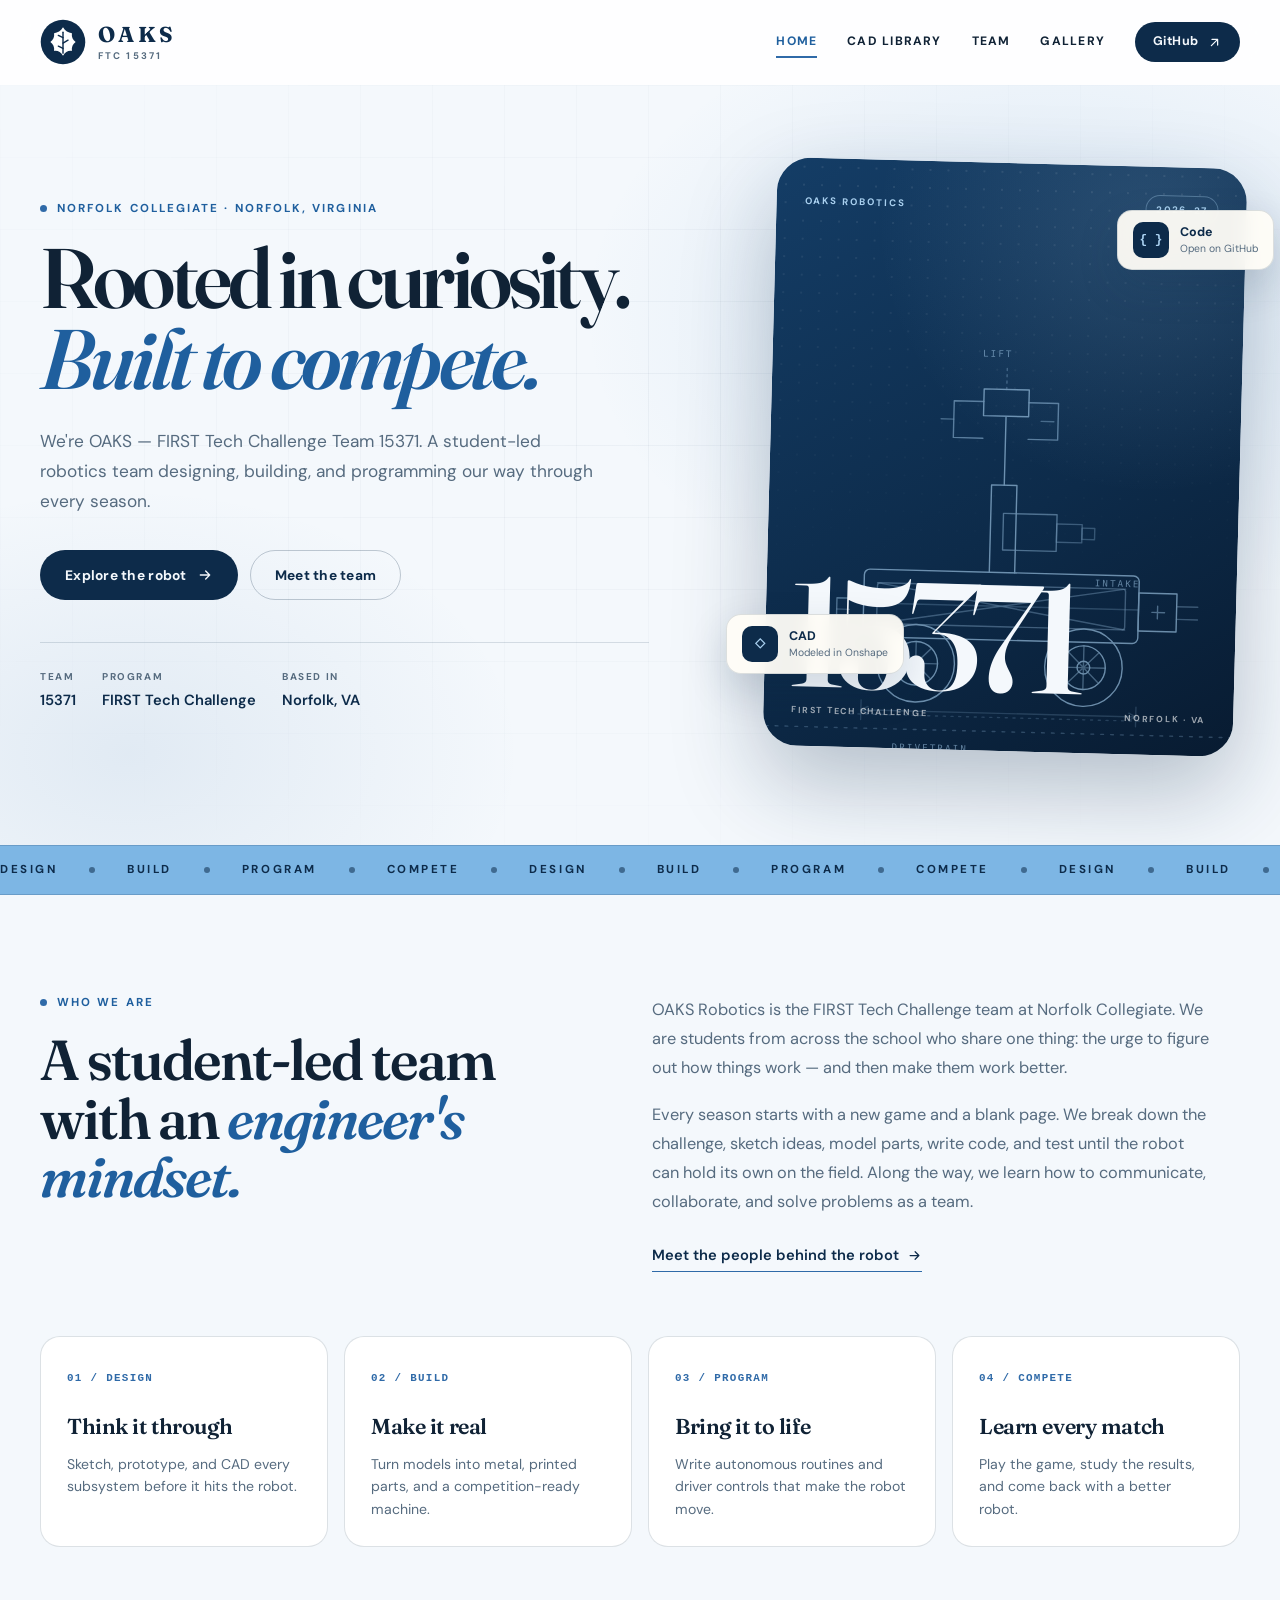
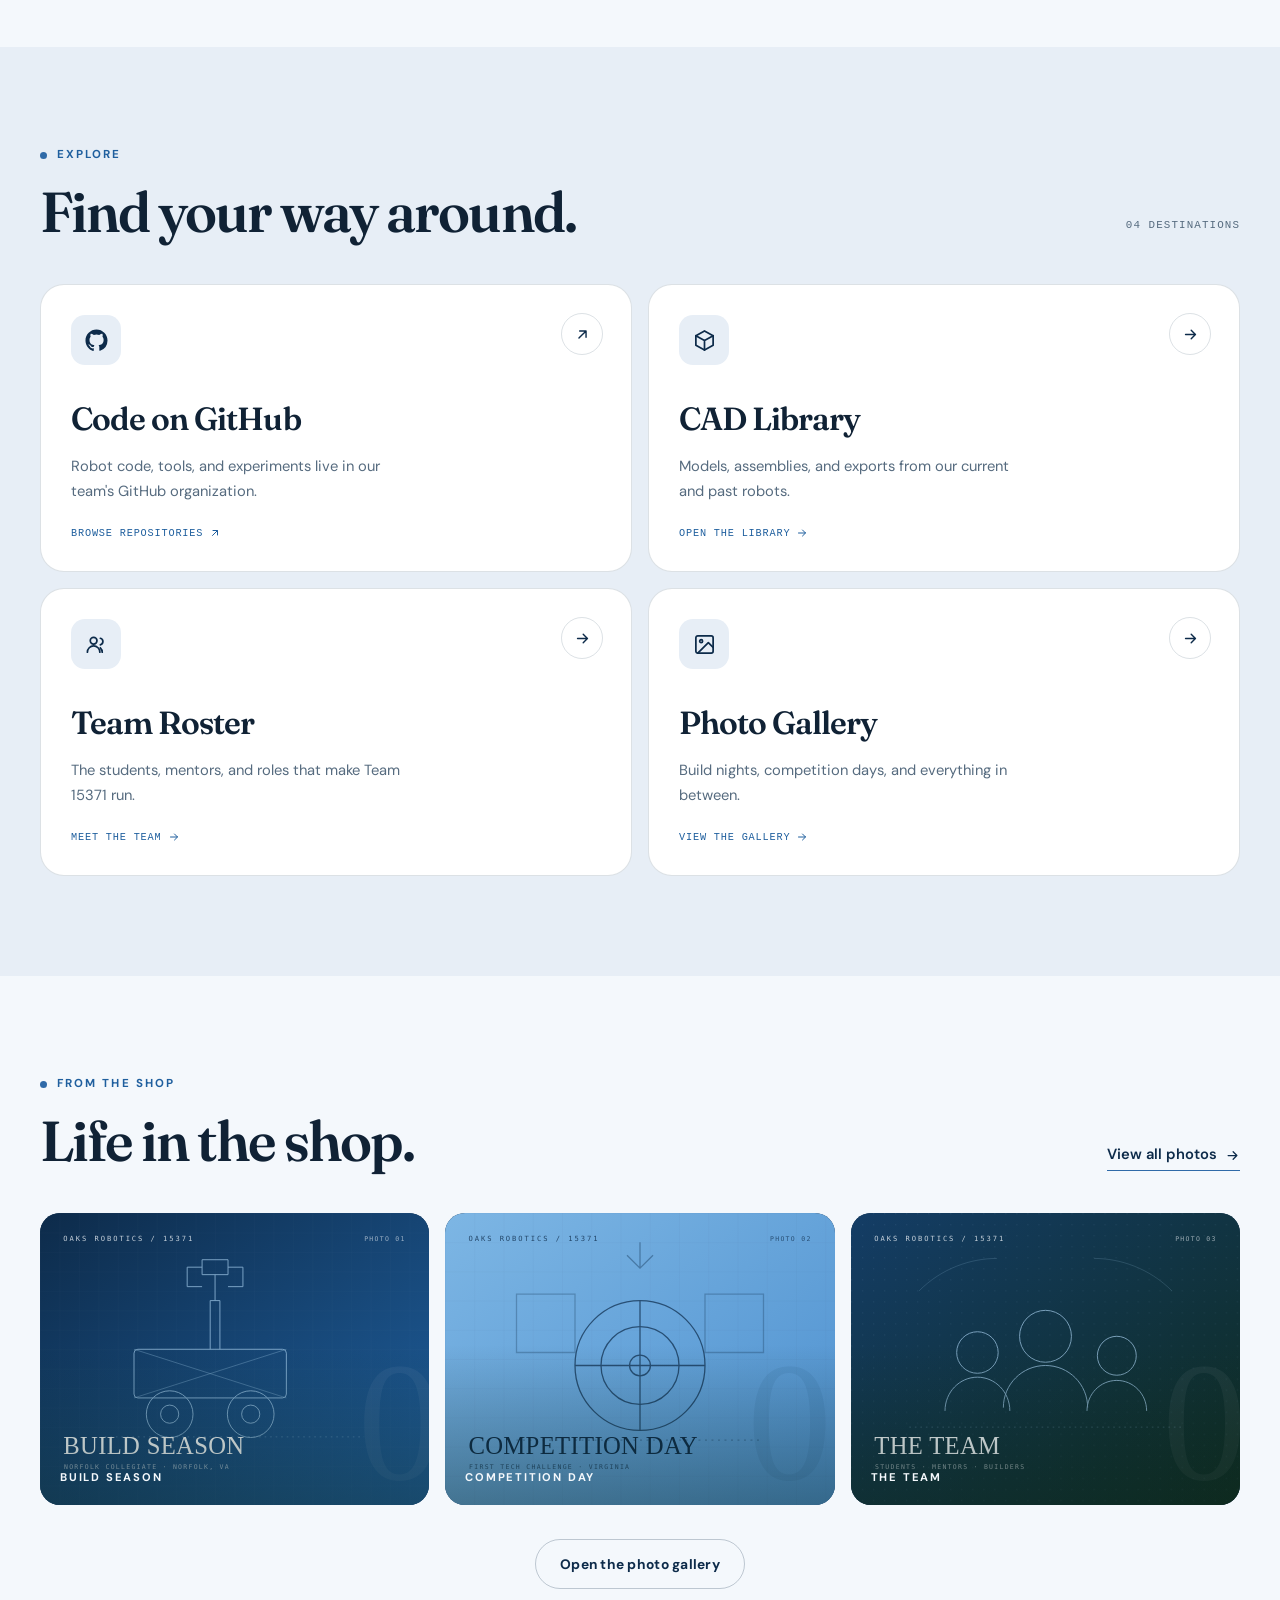
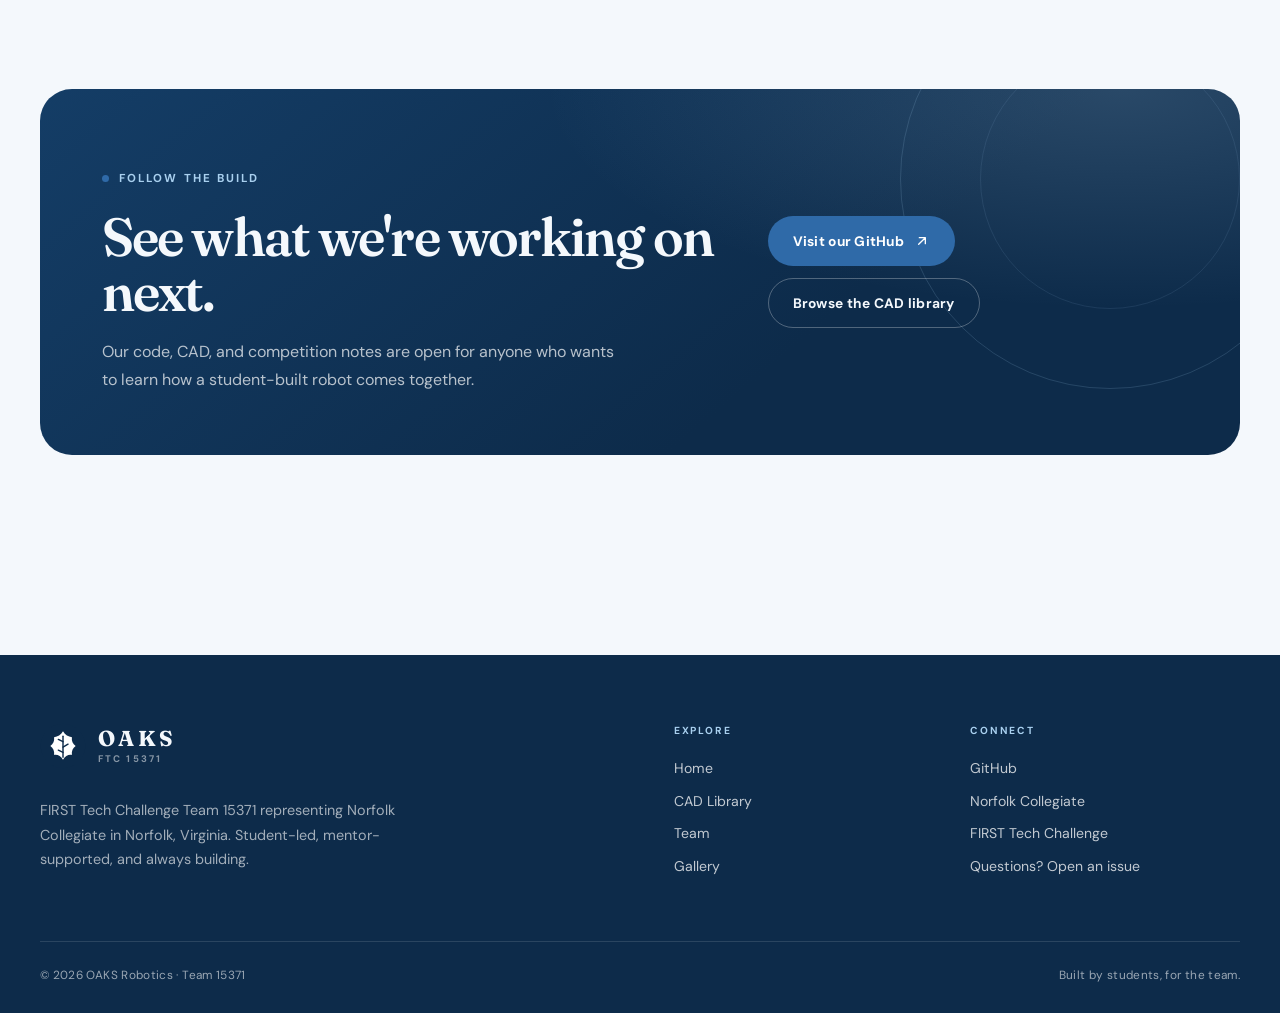
<file: index.html>
<!doctype html>
<html lang="en">
  <head>
    <meta charset="utf-8" />
    <meta name="viewport" content="width=device-width, initial-scale=1" />
    <title>OAKS Robotics | FTC Team 15371 | Norfolk, VA</title>
    <meta
      name="description"
      content="OAKS Robotics is FIRST Tech Challenge Team 15371 at Norfolk Collegiate in Norfolk, Virginia. Explore our robot CAD, code, team, and photo gallery."
    />
    <meta name="theme-color" content="#0d2b4a" />
    <script>document.documentElement.classList.add("js");</script>
    <link rel="canonical" href="https://ftc-team-15371-oaks.github.io/" />
    <meta property="og:type" content="website" />
    <meta property="og:title" content="OAKS Robotics | FTC Team 15371" />
    <meta
      property="og:description"
      content="Student-led FIRST Tech Challenge robotics at Norfolk Collegiate in Norfolk, Virginia."
    />
    <meta property="og:url" content="https://ftc-team-15371-oaks.github.io/" />
    <meta property="og:image" content="https://ftc-team-15371-oaks.github.io/assets/img/og-image.png" />
    <meta name="twitter:card" content="summary_large_image" />
    <meta name="twitter:image" content="https://ftc-team-15371-oaks.github.io/assets/img/og-image.png" />
    <link rel="icon" href="assets/img/logo.svg" type="image/svg+xml" />
    <link rel="preconnect" href="https://fonts.googleapis.com" />
    <link rel="preconnect" href="https://fonts.gstatic.com" crossorigin />
    <link
      href="https://fonts.googleapis.com/css2?family=DM+Sans:opsz,wght@9..40,400;9..40,500;9..40,600;9..40,700&amp;family=Fraunces:ital,opsz,wght@0,9..144,500;0,9..144,600;0,9..144,700;1,9..144,500;1,9..144,600&amp;display=swap"
      rel="stylesheet"
    />
    <link rel="stylesheet" href="assets/css/styles.css" />
    <script type="application/ld+json">
      {
        "@context": "https://schema.org",
        "@type": "SportsTeam",
        "name": "OAKS Robotics",
        "alternateName": "FTC Team 15371",
        "sport": "FIRST Tech Challenge",
        "url": "https://ftc-team-15371-oaks.github.io/",
        "sameAs": ["https://github.com/FTC-Team-15371-OAKS"],
        "memberOf": {
          "@type": "SportsOrganization",
          "name": "FIRST"
        },
        "location": {
          "@type": "Place",
          "address": {
            "@type": "PostalAddress",
            "addressLocality": "Norfolk",
            "addressRegion": "VA",
            "addressCountry": "US"
          }
        }
      }
    </script>
  </head>
  <body>
    <a class="skip-link" href="#main">Skip to content</a>

    <header class="site-header" data-header>
      <div class="container header-inner">
        <a class="brand" href="index.html">
          <img class="brand-mark" src="assets/img/logo.svg" alt="" width="46" height="46" />
          <span class="brand-text">
            <span class="brand-name">OAKS</span>
            <span class="brand-sub">FTC 15371</span>
          </span>
        </a>

        <button
          class="nav-toggle"
          type="button"
          aria-expanded="false"
          aria-controls="site-nav"
          aria-label="Toggle navigation"
          data-nav-toggle
        >
          <span></span>
        </button>

        <nav class="site-nav" id="site-nav" aria-label="Main navigation" data-nav>
          <a href="index.html" data-nav-link>Home</a>
          <a href="cad.html" data-nav-link>CAD Library</a>
          <a href="team.html" data-nav-link>Team</a>
          <a href="gallery.html" data-nav-link>Gallery</a>
          <a
            class="nav-github"
            href="https://github.com/FTC-Team-15371-OAKS"
            target="_blank"
            rel="noopener"
          >
            GitHub
            <svg viewBox="0 0 24 24" fill="none" stroke="currentColor" stroke-width="2" stroke-linecap="round" stroke-linejoin="round" aria-hidden="true">
              <path d="M7 17 17 7M8 7h9v9" />
            </svg>
          </a>
        </nav>
      </div>
    </header>

    <main id="main">
      <section class="hero">
        <div class="container hero-grid">
          <div class="hero-copy reveal">
            <p class="eyebrow">Norfolk Collegiate · Norfolk, Virginia</p>
            <h1>Rooted in curiosity.<br /><em>Built to compete.</em></h1>
            <p class="hero-lede">
              We're OAKS — FIRST Tech Challenge Team 15371. A student-led robotics team designing,
              building, and programming our way through every season.
            </p>
            <div class="hero-actions">
              <a class="btn btn--primary" href="cad.html">
                Explore the robot
                <svg viewBox="0 0 24 24" fill="none" stroke="currentColor" stroke-width="2" stroke-linecap="round" stroke-linejoin="round" aria-hidden="true">
                  <path d="M5 12h14M13 6l6 6-6 6" />
                </svg>
              </a>
              <a class="btn btn--ghost" href="team.html">Meet the team</a>
            </div>
            <ul class="hero-meta">
              <li><span>Team</span><strong>15371</strong></li>
              <li><span>Program</span><strong>FIRST Tech Challenge</strong></li>
              <li><span>Based in</span><strong>Norfolk, VA</strong></li>
            </ul>
          </div>

          <div class="hero-art reveal">
            <div class="hero-card">
              <div class="hero-card-top">
                <span>OAKS Robotics</span>
                <span class="hero-card-season">2026–27</span>
              </div>
              <img class="hero-robot" src="assets/img/robot-line.svg" alt="" aria-hidden="true" />
              <div class="hero-card-number">15371</div>
              <div class="hero-card-bottom">
                <span>FIRST Tech Challenge</span>
                <span>Norfolk · VA</span>
              </div>
            </div>
            <div class="hero-float hero-float--code">
              <span class="float-icon">{ }</span>
              <span><strong>Code</strong><small>Open on GitHub</small></span>
            </div>
            <div class="hero-float hero-float--cad">
              <span class="float-icon">◇</span>
              <span><strong>CAD</strong><small>Modeled in Onshape</small></span>
            </div>
          </div>
        </div>
      </section>

      <div class="ticker" aria-hidden="true">
        <div class="ticker-track">
          <div class="ticker-group">
            <span>Design</span><span>Build</span><span>Program</span><span>Compete</span>
            <span>Design</span><span>Build</span><span>Program</span><span>Compete</span>
          </div>
          <div class="ticker-group">
            <span>Design</span><span>Build</span><span>Program</span><span>Compete</span>
            <span>Design</span><span>Build</span><span>Program</span><span>Compete</span>
          </div>
        </div>
      </div>

      <section class="section">
        <div class="container split">
          <div class="section-heading reveal">
            <p class="eyebrow">Who we are</p>
            <h2>A student-led team with an <em>engineer's mindset.</em></h2>
          </div>
          <div class="prose reveal">
            <p>
              OAKS Robotics is the FIRST Tech Challenge team at Norfolk Collegiate. We are students
              from across the school who share one thing: the urge to figure out how things work —
              and then make them work better.
            </p>
            <p>
              Every season starts with a new game and a blank page. We break down the challenge,
              sketch ideas, model parts, write code, and test until the robot can hold its own on
              the field. Along the way, we learn how to communicate, collaborate, and solve problems
              as a team.
            </p>
            <a class="text-link" href="team.html">
              Meet the people behind the robot
              <svg viewBox="0 0 24 24" fill="none" stroke="currentColor" stroke-width="2" stroke-linecap="round" stroke-linejoin="round" aria-hidden="true">
                <path d="M5 12h14M13 6l6 6-6 6" />
              </svg>
            </a>
          </div>
        </div>

        <div class="container values-grid">
          <article class="value-card reveal">
            <span class="value-num">01 / DESIGN</span>
            <h3>Think it through</h3>
            <p>Sketch, prototype, and CAD every subsystem before it hits the robot.</p>
          </article>
          <article class="value-card reveal">
            <span class="value-num">02 / BUILD</span>
            <h3>Make it real</h3>
            <p>Turn models into metal, printed parts, and a competition-ready machine.</p>
          </article>
          <article class="value-card reveal">
            <span class="value-num">03 / PROGRAM</span>
            <h3>Bring it to life</h3>
            <p>Write autonomous routines and driver controls that make the robot move.</p>
          </article>
          <article class="value-card reveal">
            <span class="value-num">04 / COMPETE</span>
            <h3>Learn every match</h3>
            <p>Play the game, study the results, and come back with a better robot.</p>
          </article>
        </div>
      </section>

      <section class="section section--alt">
        <div class="container">
          <div class="section-heading-row reveal">
            <div class="section-heading">
              <p class="eyebrow">Explore</p>
              <h2>Find your way around.</h2>
            </div>
            <p class="section-note">04 destinations</p>
          </div>

          <div class="explore-grid">
            <a class="explore-card reveal" href="https://github.com/FTC-Team-15371-OAKS?tab=repositories" target="_blank" rel="noopener">
              <span class="explore-icon">
                <svg viewBox="0 0 24 24" fill="currentColor" aria-hidden="true">
                  <path d="M12 .5C5.65.5.5 5.65.5 12c0 5.08 3.29 9.39 7.86 10.91.58.11.79-.25.79-.56v-2.17c-3.2.7-3.88-1.54-3.88-1.54-.52-1.33-1.28-1.68-1.28-1.68-1.05-.72.08-.7.08-.7 1.16.08 1.77 1.19 1.77 1.19 1.03 1.77 2.7 1.26 3.36.96.1-.75.4-1.26.73-1.55-2.56-.29-5.25-1.28-5.25-5.69 0-1.26.45-2.29 1.19-3.1-.12-.29-.52-1.46.11-3.05 0 0 .97-.31 3.18 1.18a11.1 11.1 0 0 1 5.79 0c2.21-1.49 3.18-1.18 3.18-1.18.63 1.59.23 2.76.11 3.05.74.81 1.19 1.84 1.19 3.1 0 4.42-2.7 5.39-5.27 5.68.41.36.78 1.06.78 2.14v3.17c0 .31.21.68.8.56A11.51 11.51 0 0 0 23.5 12C23.5 5.65 18.35.5 12 .5Z" />
                </svg>
              </span>
              <span class="explore-arrow">
                <svg viewBox="0 0 24 24" fill="none" stroke="currentColor" stroke-width="2" stroke-linecap="round" stroke-linejoin="round" aria-hidden="true">
                  <path d="M7 17 17 7M8 7h9v9" />
                </svg>
              </span>
              <h3>Code on GitHub</h3>
              <p>Robot code, tools, and experiments live in our team's GitHub organization.</p>
              <span class="explore-tag">
                Browse repositories
                <svg viewBox="0 0 24 24" fill="none" stroke="currentColor" stroke-width="2" stroke-linecap="round" stroke-linejoin="round" aria-hidden="true">
                  <path d="M7 17 17 7M8 7h9v9" />
                </svg>
              </span>
            </a>

            <a class="explore-card reveal" href="cad.html">
              <span class="explore-icon">
                <svg viewBox="0 0 24 24" fill="none" stroke="currentColor" stroke-width="1.8" stroke-linecap="round" stroke-linejoin="round" aria-hidden="true">
                  <path d="m12 2 9 5v10l-9 5-9-5V7l9-5Z" />
                  <path d="m3 7 9 5 9-5M12 22V12" />
                </svg>
              </span>
              <span class="explore-arrow">
                <svg viewBox="0 0 24 24" fill="none" stroke="currentColor" stroke-width="2" stroke-linecap="round" stroke-linejoin="round" aria-hidden="true">
                  <path d="M5 12h14M13 6l6 6-6 6" />
                </svg>
              </span>
              <h3>CAD Library</h3>
              <p>Models, assemblies, and exports from our current and past robots.</p>
              <span class="explore-tag">
                Open the library
                <svg viewBox="0 0 24 24" fill="none" stroke="currentColor" stroke-width="2" stroke-linecap="round" stroke-linejoin="round" aria-hidden="true">
                  <path d="M5 12h14M13 6l6 6-6 6" />
                </svg>
              </span>
            </a>

            <a class="explore-card reveal" href="team.html">
              <span class="explore-icon">
                <svg viewBox="0 0 24 24" fill="none" stroke="currentColor" stroke-width="1.8" stroke-linecap="round" stroke-linejoin="round" aria-hidden="true">
                  <circle cx="9" cy="8" r="3.5" />
                  <path d="M2.5 20a6.5 6.5 0 0 1 13 0M16 5.5a3.5 3.5 0 0 1 0 6.8M18 20a6.4 6.4 0 0 0-2-4.6" />
                </svg>
              </span>
              <span class="explore-arrow">
                <svg viewBox="0 0 24 24" fill="none" stroke="currentColor" stroke-width="2" stroke-linecap="round" stroke-linejoin="round" aria-hidden="true">
                  <path d="M5 12h14M13 6l6 6-6 6" />
                </svg>
              </span>
              <h3>Team Roster</h3>
              <p>The students, mentors, and roles that make Team 15371 run.</p>
              <span class="explore-tag">
                Meet the team
                <svg viewBox="0 0 24 24" fill="none" stroke="currentColor" stroke-width="2" stroke-linecap="round" stroke-linejoin="round" aria-hidden="true">
                  <path d="M5 12h14M13 6l6 6-6 6" />
                </svg>
              </span>
            </a>

            <a class="explore-card reveal" href="gallery.html">
              <span class="explore-icon">
                <svg viewBox="0 0 24 24" fill="none" stroke="currentColor" stroke-width="1.8" stroke-linecap="round" stroke-linejoin="round" aria-hidden="true">
                  <rect x="3" y="3" width="18" height="18" rx="2" />
                  <circle cx="8.5" cy="8.5" r="1.5" />
                  <path d="m21 15-5-5L5 21" />
                </svg>
              </span>
              <span class="explore-arrow">
                <svg viewBox="0 0 24 24" fill="none" stroke="currentColor" stroke-width="2" stroke-linecap="round" stroke-linejoin="round" aria-hidden="true">
                  <path d="M5 12h14M13 6l6 6-6 6" />
                </svg>
              </span>
              <h3>Photo Gallery</h3>
              <p>Build nights, competition days, and everything in between.</p>
              <span class="explore-tag">
                View the gallery
                <svg viewBox="0 0 24 24" fill="none" stroke="currentColor" stroke-width="2" stroke-linecap="round" stroke-linejoin="round" aria-hidden="true">
                  <path d="M5 12h14M13 6l6 6-6 6" />
                </svg>
              </span>
            </a>
          </div>
        </div>
      </section>

      <section class="section">
        <div class="container">
          <div class="section-heading-row reveal">
            <div class="section-heading">
              <p class="eyebrow">From the shop</p>
              <h2>Life in the shop.</h2>
            </div>
            <a class="text-link" href="gallery.html">
              View all photos
              <svg viewBox="0 0 24 24" fill="none" stroke="currentColor" stroke-width="2" stroke-linecap="round" stroke-linejoin="round" aria-hidden="true">
                <path d="M5 12h14M13 6l6 6-6 6" />
              </svg>
            </a>
          </div>

          <div class="preview-grid">
            <a class="preview-card reveal" href="gallery.html">
              <img src="assets/img/gallery-build.svg" alt="Build season photo placeholder" width="1200" height="900" loading="lazy" />
              <span>Build season</span>
            </a>
            <a class="preview-card reveal" href="gallery.html">
              <img src="assets/img/gallery-competition.svg" alt="Competition day photo placeholder" width="1200" height="900" loading="lazy" />
              <span>Competition day</span>
            </a>
            <a class="preview-card reveal" href="gallery.html">
              <img src="assets/img/gallery-team.svg" alt="Team photo placeholder" width="1200" height="900" loading="lazy" />
              <span>The team</span>
            </a>
          </div>
          <div class="preview-cta">
            <a class="btn btn--ghost" href="gallery.html">Open the photo gallery</a>
          </div>
        </div>
      </section>

      <section class="section section--tight">
        <div class="container">
          <div class="cta reveal">
            <div class="cta-copy">
              <p class="eyebrow">Follow the build</p>
              <h2>See what we're working on next.</h2>
              <p>
                Our code, CAD, and competition notes are open for anyone who wants to learn how a
                student-built robot comes together.
              </p>
            </div>
            <div class="cta-actions">
              <a class="btn btn--accent" href="https://github.com/FTC-Team-15371-OAKS" target="_blank" rel="noopener">
                Visit our GitHub
                <svg viewBox="0 0 24 24" fill="none" stroke="currentColor" stroke-width="2" stroke-linecap="round" stroke-linejoin="round" aria-hidden="true">
                  <path d="M7 17 17 7M8 7h9v9" />
                </svg>
              </a>
              <a class="btn btn--light" href="cad.html">Browse the CAD library</a>
            </div>
          </div>
        </div>
      </section>
    </main>

    <footer class="site-footer">
      <div class="container footer-grid">
        <div class="footer-brand">
          <a class="brand" href="index.html">
            <img class="brand-mark" src="assets/img/logo.svg" alt="" width="46" height="46" />
            <span class="brand-text">
              <span class="brand-name">OAKS</span>
              <span class="brand-sub">FTC 15371</span>
            </span>
          </a>
          <p>
            FIRST Tech Challenge Team 15371 representing Norfolk Collegiate in Norfolk, Virginia.
            Student-led, mentor-supported, and always building.
          </p>
        </div>
        <div>
          <h3>Explore</h3>
          <div class="footer-links">
            <a href="index.html">Home</a>
            <a href="cad.html">CAD Library</a>
            <a href="team.html">Team</a>
            <a href="gallery.html">Gallery</a>
          </div>
        </div>
        <div>
          <h3>Connect</h3>
          <div class="footer-links">
            <a href="https://github.com/FTC-Team-15371-OAKS" target="_blank" rel="noopener">GitHub</a>
            <a href="https://www.norfolkcollegiate.org/" target="_blank" rel="noopener">Norfolk Collegiate</a>
            <a href="https://www.firstinspires.org/robotics/ftc" target="_blank" rel="noopener">FIRST Tech Challenge</a>
            <a href="https://github.com/FTC-Team-15371-OAKS/FTC-Team-15371-OAKS.github.io/issues" target="_blank" rel="noopener">Questions? Open an issue</a>
          </div>
        </div>
      </div>
      <div class="container footer-bottom">
        <p>© <span data-year>2026</span> OAKS Robotics · Team 15371</p>
        <p>Built by students, for the team.</p>
      </div>
    </footer>

    <script src="assets/js/main.js" defer></script>
  </body>
</html>
</file>
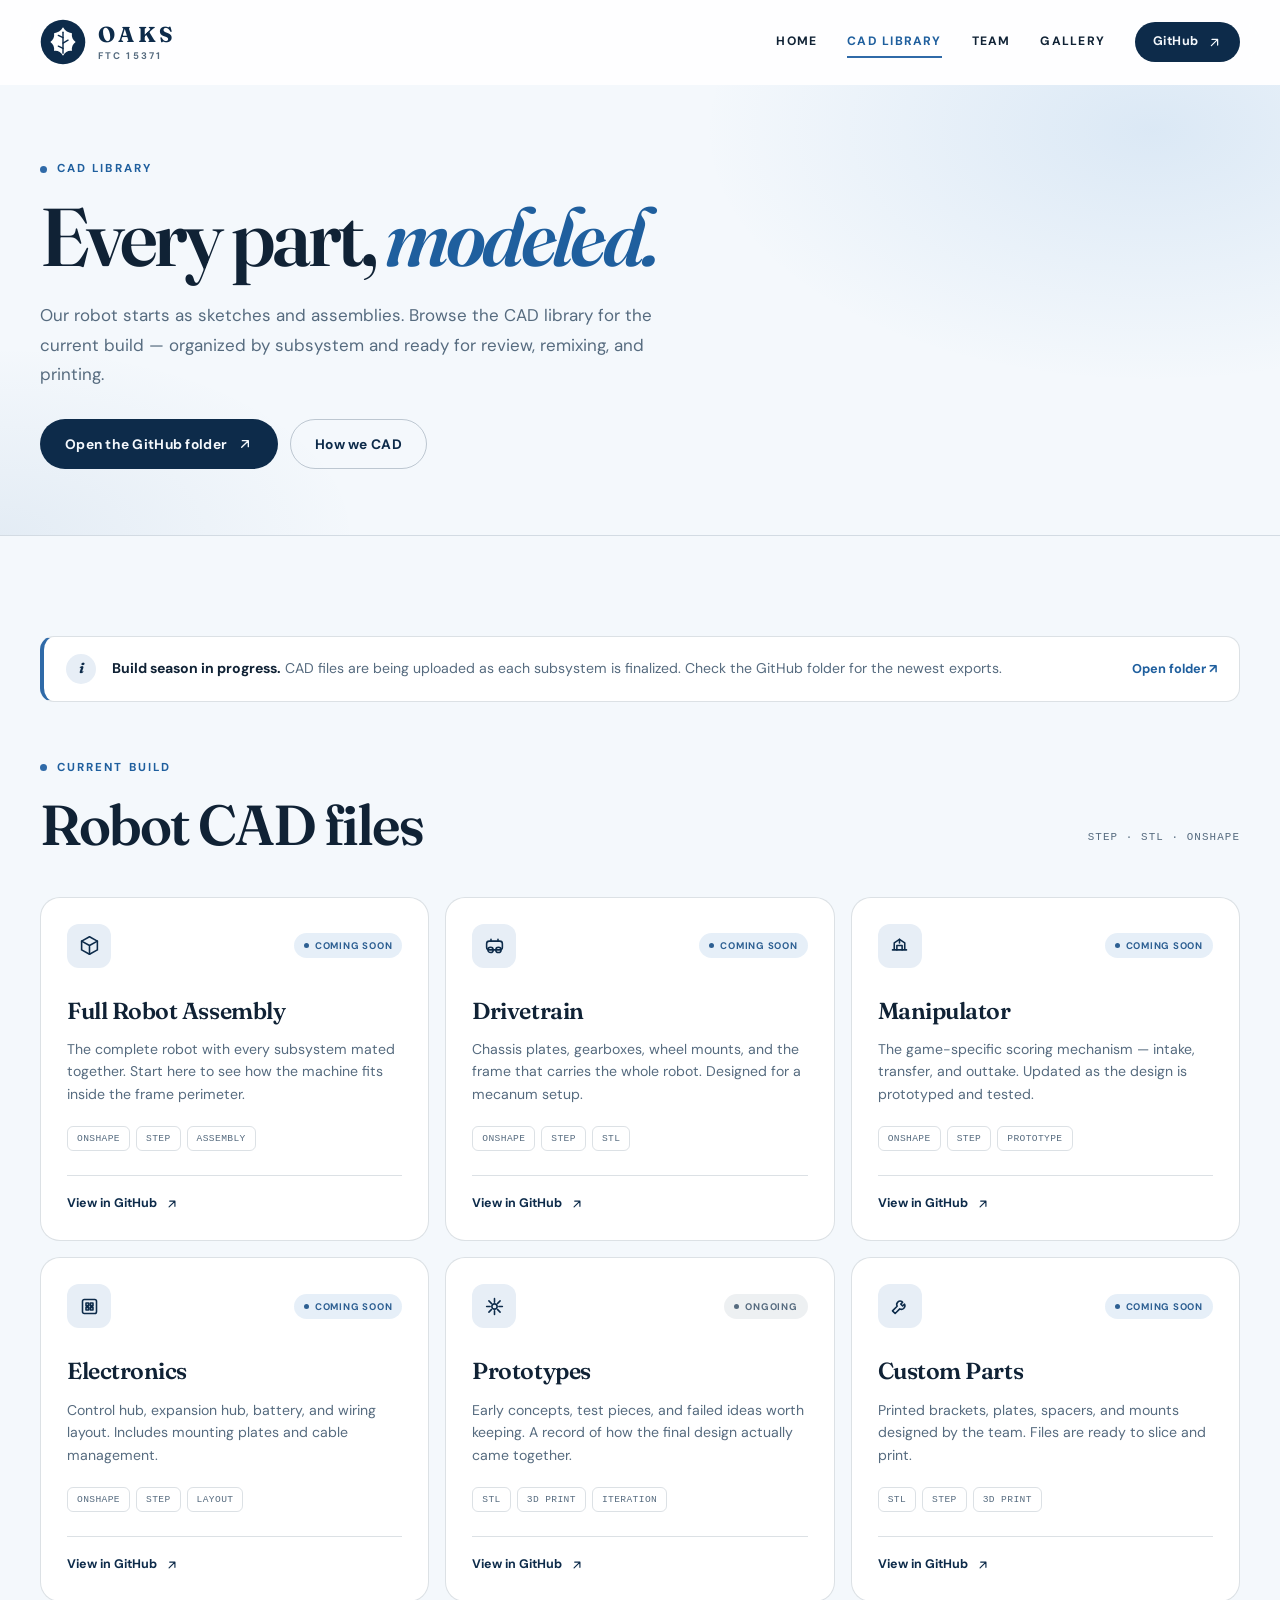
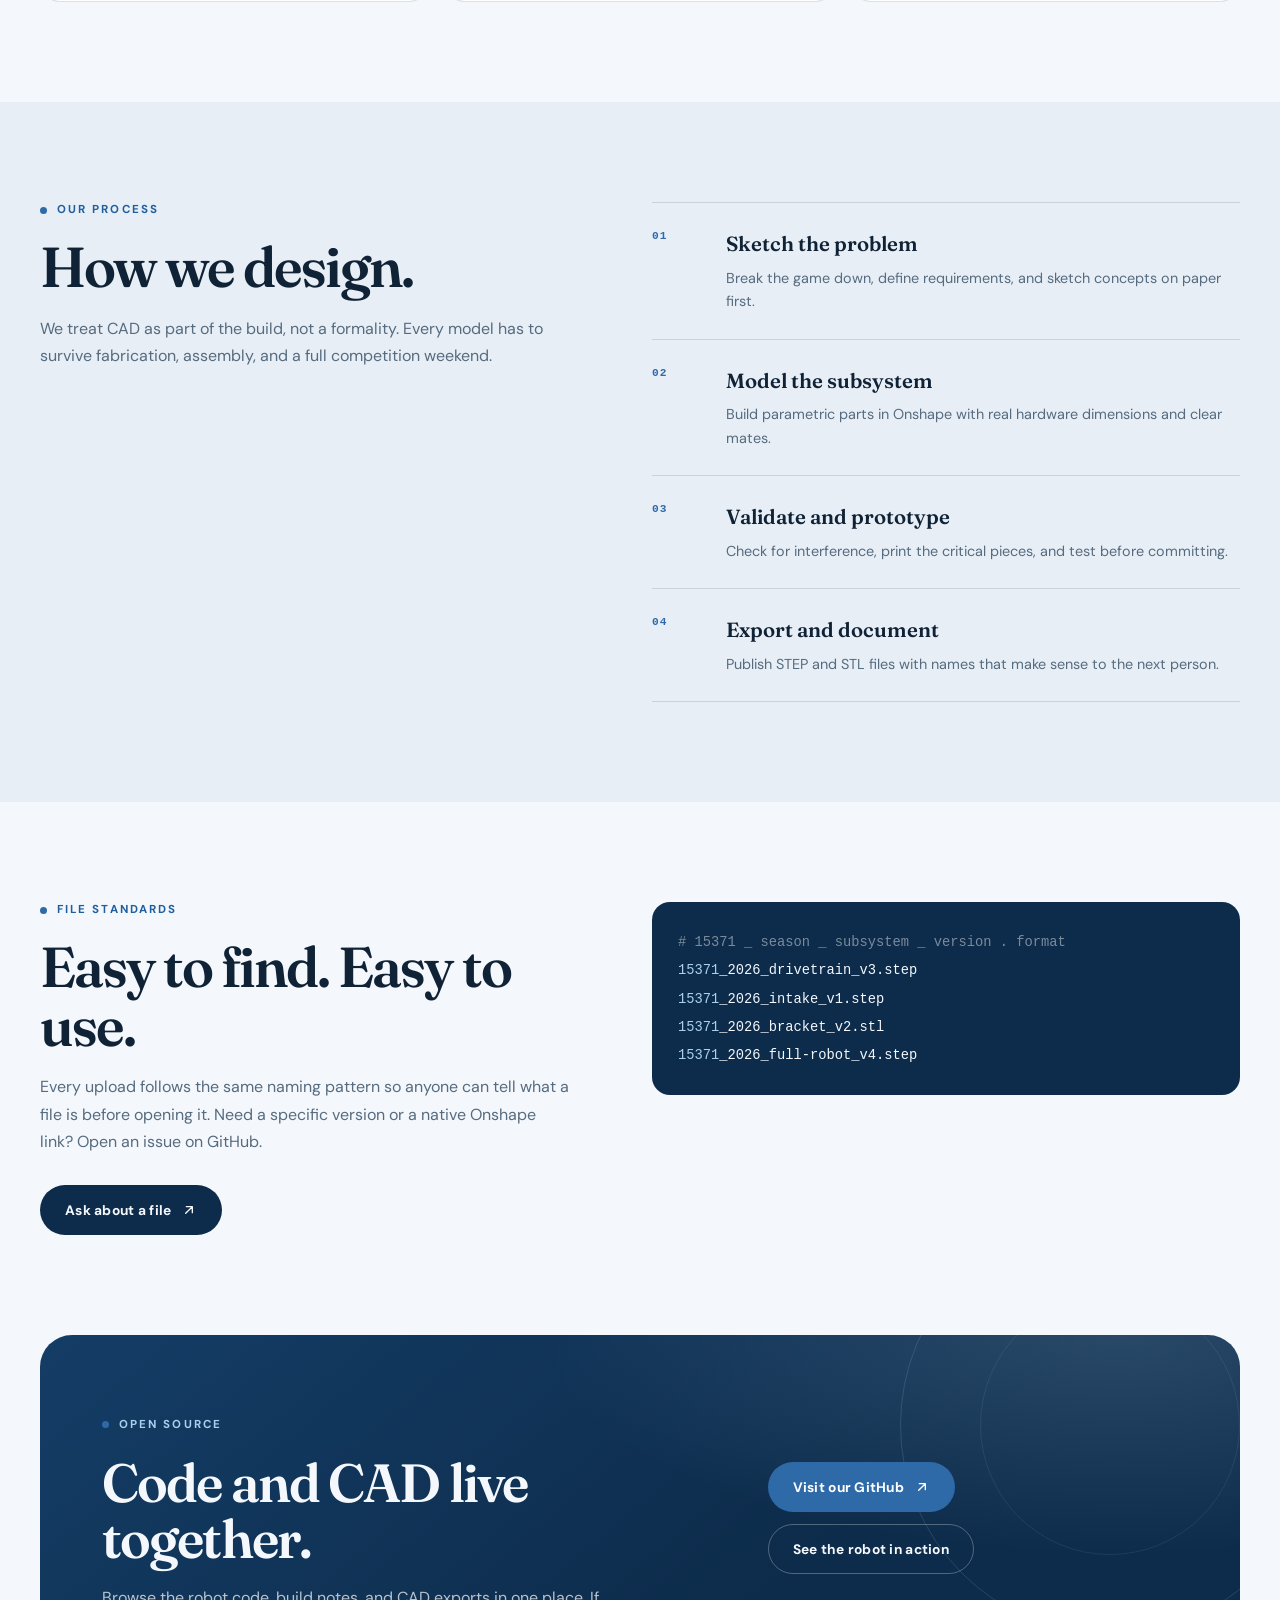
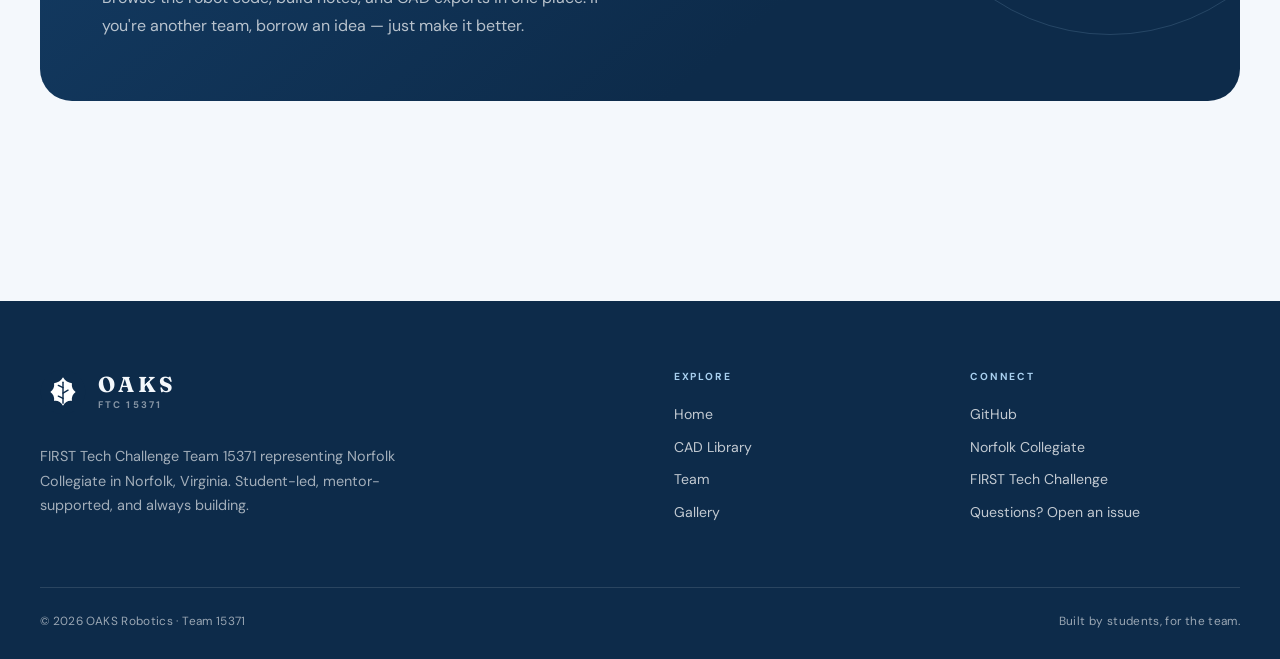
<file: cad.html>
<!doctype html>
<html lang="en">
  <head>
    <meta charset="utf-8" />
    <meta name="viewport" content="width=device-width, initial-scale=1" />
    <title>CAD Library | OAKS Robotics | FTC Team 15371</title>
    <meta
      name="description"
      content="Browse the CAD library for OAKS Robotics, FIRST Tech Challenge Team 15371 at Norfolk Collegiate in Norfolk, Virginia."
    />
    <meta name="theme-color" content="#0d2b4a" />
    <script>document.documentElement.classList.add("js");</script>
    <link rel="canonical" href="https://ftc-team-15371-oaks.github.io/cad.html" />
    <meta property="og:type" content="website" />
    <meta property="og:title" content="CAD Library | OAKS Robotics" />
    <meta property="og:description" content="Robot models, assemblies, and exports from FTC Team 15371." />
    <meta property="og:url" content="https://ftc-team-15371-oaks.github.io/cad.html" />
    <meta property="og:image" content="https://ftc-team-15371-oaks.github.io/assets/img/og-image.png" />
    <meta name="twitter:card" content="summary_large_image" />
    <meta name="twitter:image" content="https://ftc-team-15371-oaks.github.io/assets/img/og-image.png" />
    <link rel="icon" href="assets/img/logo.svg" type="image/svg+xml" />
    <link rel="preconnect" href="https://fonts.googleapis.com" />
    <link rel="preconnect" href="https://fonts.gstatic.com" crossorigin />
    <link
      href="https://fonts.googleapis.com/css2?family=DM+Sans:opsz,wght@9..40,400;9..40,500;9..40,600;9..40,700&amp;family=Fraunces:ital,opsz,wght@0,9..144,500;0,9..144,600;0,9..144,700;1,9..144,500;1,9..144,600&amp;display=swap"
      rel="stylesheet"
    />
    <link rel="stylesheet" href="assets/css/styles.css" />
  </head>
  <body>
    <a class="skip-link" href="#main">Skip to content</a>

    <header class="site-header" data-header>
      <div class="container header-inner">
        <a class="brand" href="index.html">
          <img class="brand-mark" src="assets/img/logo.svg" alt="" width="46" height="46" />
          <span class="brand-text">
            <span class="brand-name">OAKS</span>
            <span class="brand-sub">FTC 15371</span>
          </span>
        </a>

        <button
          class="nav-toggle"
          type="button"
          aria-expanded="false"
          aria-controls="site-nav"
          aria-label="Toggle navigation"
          data-nav-toggle
        >
          <span></span>
        </button>

        <nav class="site-nav" id="site-nav" aria-label="Main navigation" data-nav>
          <a href="index.html" data-nav-link>Home</a>
          <a href="cad.html" data-nav-link>CAD Library</a>
          <a href="team.html" data-nav-link>Team</a>
          <a href="gallery.html" data-nav-link>Gallery</a>
          <a
            class="nav-github"
            href="https://github.com/FTC-Team-15371-OAKS"
            target="_blank"
            rel="noopener"
          >
            GitHub
            <svg viewBox="0 0 24 24" fill="none" stroke="currentColor" stroke-width="2" stroke-linecap="round" stroke-linejoin="round" aria-hidden="true">
              <path d="M7 17 17 7M8 7h9v9" />
            </svg>
          </a>
        </nav>
      </div>
    </header>

    <main id="main">
      <header class="page-hero">
        <div class="container">
          <p class="eyebrow">CAD Library</p>
          <h1>Every part, <em>modeled.</em></h1>
          <p class="page-hero-lede">
            Our robot starts as sketches and assemblies. Browse the CAD library for the current
            build — organized by subsystem and ready for review, remixing, and printing.
          </p>
          <div class="page-hero-actions">
            <a
              class="btn btn--primary"
              href="https://github.com/FTC-Team-15371-OAKS/FTC-Team-15371-OAKS.github.io/tree/main/cad"
              target="_blank"
              rel="noopener"
            >
              Open the GitHub folder
              <svg viewBox="0 0 24 24" fill="none" stroke="currentColor" stroke-width="2" stroke-linecap="round" stroke-linejoin="round" aria-hidden="true">
                <path d="M7 17 17 7M8 7h9v9" />
              </svg>
            </a>
            <a class="btn btn--ghost" href="#how-we-cad">How we CAD</a>
          </div>
        </div>
      </header>

      <section class="section">
        <div class="container">
          <div class="notice reveal">
            <span class="notice-icon">i</span>
            <p>
              <strong>Build season in progress.</strong> CAD files are being uploaded as each
              subsystem is finalized. Check the GitHub folder for the newest exports.
            </p>
            <a
              href="https://github.com/FTC-Team-15371-OAKS/FTC-Team-15371-OAKS.github.io/tree/main/cad"
              target="_blank"
              rel="noopener"
            >
              Open folder ↗
            </a>
          </div>

          <div class="section-heading-row reveal">
            <div class="section-heading">
              <p class="eyebrow">Current build</p>
              <h2>Robot CAD files</h2>
            </div>
            <p class="section-note">STEP · STL · Onshape</p>
          </div>

          <div class="cad-grid">
            <article class="cad-card reveal">
              <div class="cad-card-top">
                <span class="cad-icon">
                  <svg viewBox="0 0 24 24" fill="none" stroke="currentColor" stroke-width="1.8" stroke-linecap="round" stroke-linejoin="round" aria-hidden="true">
                    <path d="m12 2 9 5v10l-9 5-9-5V7l9-5Z" />
                    <path d="m3 7 9 5 9-5M12 22V12" />
                  </svg>
                </span>
                <span class="status status--soon">Coming soon</span>
              </div>
              <h3>Full Robot Assembly</h3>
              <p>
                The complete robot with every subsystem mated together. Start here to see how the
                machine fits inside the frame perimeter.
              </p>
              <div class="cad-meta">
                <span>Onshape</span>
                <span>STEP</span>
                <span>Assembly</span>
              </div>
              <a
                class="cad-link"
                href="https://github.com/FTC-Team-15371-OAKS/FTC-Team-15371-OAKS.github.io/tree/main/cad/full-robot"
                target="_blank"
                rel="noopener"
              >
                View in GitHub
                <svg viewBox="0 0 24 24" fill="none" stroke="currentColor" stroke-width="2" stroke-linecap="round" stroke-linejoin="round" aria-hidden="true">
                  <path d="M7 17 17 7M8 7h9v9" />
                </svg>
              </a>
            </article>

            <article class="cad-card reveal">
              <div class="cad-card-top">
                <span class="cad-icon">
                  <svg viewBox="0 0 24 24" fill="none" stroke="currentColor" stroke-width="1.8" stroke-linecap="round" stroke-linejoin="round" aria-hidden="true">
                    <rect x="3" y="7" width="18" height="10" rx="3" />
                    <circle cx="7.5" cy="17" r="3" />
                    <circle cx="16.5" cy="17" r="3" />
                    <path d="M8 7V5M16 7V5" />
                  </svg>
                </span>
                <span class="status status--soon">Coming soon</span>
              </div>
              <h3>Drivetrain</h3>
              <p>
                Chassis plates, gearboxes, wheel mounts, and the frame that carries the whole robot.
                Designed for a mecanum setup.
              </p>
              <div class="cad-meta">
                <span>Onshape</span>
                <span>STEP</span>
                <span>STL</span>
              </div>
              <a
                class="cad-link"
                href="https://github.com/FTC-Team-15371-OAKS/FTC-Team-15371-OAKS.github.io/tree/main/cad/drivetrain"
                target="_blank"
                rel="noopener"
              >
                View in GitHub
                <svg viewBox="0 0 24 24" fill="none" stroke="currentColor" stroke-width="2" stroke-linecap="round" stroke-linejoin="round" aria-hidden="true">
                  <path d="M7 17 17 7M8 7h9v9" />
                </svg>
              </a>
            </article>

            <article class="cad-card reveal">
              <div class="cad-card-top">
                <span class="cad-icon">
                  <svg viewBox="0 0 24 24" fill="none" stroke="currentColor" stroke-width="1.8" stroke-linecap="round" stroke-linejoin="round" aria-hidden="true">
                    <path d="M4 17h16M6 17V9l6-4 6 4v8" />
                    <path d="M9 17v-5h6v5M12 5v4" />
                  </svg>
                </span>
                <span class="status status--soon">Coming soon</span>
              </div>
              <h3>Manipulator</h3>
              <p>
                The game-specific scoring mechanism — intake, transfer, and outtake. Updated as the
                design is prototyped and tested.
              </p>
              <div class="cad-meta">
                <span>Onshape</span>
                <span>STEP</span>
                <span>Prototype</span>
              </div>
              <a
                class="cad-link"
                href="https://github.com/FTC-Team-15371-OAKS/FTC-Team-15371-OAKS.github.io/tree/main/cad/manipulator"
                target="_blank"
                rel="noopener"
              >
                View in GitHub
                <svg viewBox="0 0 24 24" fill="none" stroke="currentColor" stroke-width="2" stroke-linecap="round" stroke-linejoin="round" aria-hidden="true">
                  <path d="M7 17 17 7M8 7h9v9" />
                </svg>
              </a>
            </article>

            <article class="cad-card reveal">
              <div class="cad-card-top">
                <span class="cad-icon">
                  <svg viewBox="0 0 24 24" fill="none" stroke="currentColor" stroke-width="1.8" stroke-linecap="round" stroke-linejoin="round" aria-hidden="true">
                    <rect x="4" y="4" width="16" height="16" rx="2" />
                    <path d="M8 8h3v3H8zM13 8h3v3h-3zM8 13h3v3H8zM13 13h3v3h-3z" />
                  </svg>
                </span>
                <span class="status status--soon">Coming soon</span>
              </div>
              <h3>Electronics</h3>
              <p>
                Control hub, expansion hub, battery, and wiring layout. Includes mounting plates and
                cable management.
              </p>
              <div class="cad-meta">
                <span>Onshape</span>
                <span>STEP</span>
                <span>Layout</span>
              </div>
              <a
                class="cad-link"
                href="https://github.com/FTC-Team-15371-OAKS/FTC-Team-15371-OAKS.github.io/tree/main/cad/electronics"
                target="_blank"
                rel="noopener"
              >
                View in GitHub
                <svg viewBox="0 0 24 24" fill="none" stroke="currentColor" stroke-width="2" stroke-linecap="round" stroke-linejoin="round" aria-hidden="true">
                  <path d="M7 17 17 7M8 7h9v9" />
                </svg>
              </a>
            </article>

            <article class="cad-card reveal">
              <div class="cad-card-top">
                <span class="cad-icon">
                  <svg viewBox="0 0 24 24" fill="none" stroke="currentColor" stroke-width="1.8" stroke-linecap="round" stroke-linejoin="round" aria-hidden="true">
                    <path d="M12 3v4M12 17v4M3 12h4M17 12h4M5.6 5.6l2.8 2.8M15.6 15.6l2.8 2.8M18.4 5.6l-2.8 2.8M8.4 15.6l-2.8 2.8" />
                    <circle cx="12" cy="12" r="3" />
                  </svg>
                </span>
                <span class="status status--progress">Ongoing</span>
              </div>
              <h3>Prototypes</h3>
              <p>
                Early concepts, test pieces, and failed ideas worth keeping. A record of how the
                final design actually came together.
              </p>
              <div class="cad-meta">
                <span>STL</span>
                <span>3D print</span>
                <span>Iteration</span>
              </div>
              <a
                class="cad-link"
                href="https://github.com/FTC-Team-15371-OAKS/FTC-Team-15371-OAKS.github.io/tree/main/cad/prototypes"
                target="_blank"
                rel="noopener"
              >
                View in GitHub
                <svg viewBox="0 0 24 24" fill="none" stroke="currentColor" stroke-width="2" stroke-linecap="round" stroke-linejoin="round" aria-hidden="true">
                  <path d="M7 17 17 7M8 7h9v9" />
                </svg>
              </a>
            </article>

            <article class="cad-card reveal">
              <div class="cad-card-top">
                <span class="cad-icon">
                  <svg viewBox="0 0 24 24" fill="none" stroke="currentColor" stroke-width="1.8" stroke-linecap="round" stroke-linejoin="round" aria-hidden="true">
                    <path d="M14.7 6.3a4 4 0 0 0-5.4 5.4L4 17l3 3 5.3-5.3a4 4 0 0 0 5.4-5.4l-2.1 2.1-2.1-2.1 2.1-2.1Z" />
                  </svg>
                </span>
                <span class="status status--soon">Coming soon</span>
              </div>
              <h3>Custom Parts</h3>
              <p>
                Printed brackets, plates, spacers, and mounts designed by the team. Files are ready
                to slice and print.
              </p>
              <div class="cad-meta">
                <span>STL</span>
                <span>STEP</span>
                <span>3D print</span>
              </div>
              <a
                class="cad-link"
                href="https://github.com/FTC-Team-15371-OAKS/FTC-Team-15371-OAKS.github.io/tree/main/cad/custom-parts"
                target="_blank"
                rel="noopener"
              >
                View in GitHub
                <svg viewBox="0 0 24 24" fill="none" stroke="currentColor" stroke-width="2" stroke-linecap="round" stroke-linejoin="round" aria-hidden="true">
                  <path d="M7 17 17 7M8 7h9v9" />
                </svg>
              </a>
            </article>
          </div>
        </div>
      </section>

      <section class="section section--alt" id="how-we-cad">
        <div class="container split">
          <div class="section-heading reveal">
            <p class="eyebrow">Our process</p>
            <h2>How we design.</h2>
            <p>
              We treat CAD as part of the build, not a formality. Every model has to survive
              fabrication, assembly, and a full competition weekend.
            </p>
          </div>
          <ol class="steps reveal">
            <li class="step">
              <span class="step-num">01</span>
              <div>
                <h3>Sketch the problem</h3>
                <p>Break the game down, define requirements, and sketch concepts on paper first.</p>
              </div>
            </li>
            <li class="step">
              <span class="step-num">02</span>
              <div>
                <h3>Model the subsystem</h3>
                <p>Build parametric parts in Onshape with real hardware dimensions and clear mates.</p>
              </div>
            </li>
            <li class="step">
              <span class="step-num">03</span>
              <div>
                <h3>Validate and prototype</h3>
                <p>Check for interference, print the critical pieces, and test before committing.</p>
              </div>
            </li>
            <li class="step">
              <span class="step-num">04</span>
              <div>
                <h3>Export and document</h3>
                <p>Publish STEP and STL files with names that make sense to the next person.</p>
              </div>
            </li>
          </ol>
        </div>
      </section>

      <section class="section">
        <div class="container split">
          <div class="section-heading reveal">
            <p class="eyebrow">File standards</p>
            <h2>Easy to find. Easy to use.</h2>
            <p>
              Every upload follows the same naming pattern so anyone can tell what a file is before
              opening it. Need a specific version or a native Onshape link? Open an issue on GitHub.
            </p>
            <div class="page-hero-actions">
              <a
                class="btn btn--primary"
                href="https://github.com/FTC-Team-15371-OAKS/FTC-Team-15371-OAKS.github.io/issues"
                target="_blank"
                rel="noopener"
              >
                Ask about a file
                <svg viewBox="0 0 24 24" fill="none" stroke="currentColor" stroke-width="2" stroke-linecap="round" stroke-linejoin="round" aria-hidden="true">
                  <path d="M7 17 17 7M8 7h9v9" />
                </svg>
              </a>
            </div>
          </div>
          <div class="code-block reveal">
            <code><span class="code-muted"># 15371 _ season _ subsystem _ version . format</span>
<span class="code-accent">15371</span>_2026_drivetrain_v3.step
<span class="code-accent">15371</span>_2026_intake_v1.step
<span class="code-accent">15371</span>_2026_bracket_v2.stl
<span class="code-accent">15371</span>_2026_full-robot_v4.step</code>
          </div>
        </div>
      </section>

      <section class="section section--tight">
        <div class="container">
          <div class="cta reveal">
            <div class="cta-copy">
              <p class="eyebrow">Open source</p>
              <h2>Code and CAD live together.</h2>
              <p>
                Browse the robot code, build notes, and CAD exports in one place. If you're another
                team, borrow an idea — just make it better.
              </p>
            </div>
            <div class="cta-actions">
              <a class="btn btn--accent" href="https://github.com/FTC-Team-15371-OAKS" target="_blank" rel="noopener">
                Visit our GitHub
                <svg viewBox="0 0 24 24" fill="none" stroke="currentColor" stroke-width="2" stroke-linecap="round" stroke-linejoin="round" aria-hidden="true">
                  <path d="M7 17 17 7M8 7h9v9" />
                </svg>
              </a>
              <a class="btn btn--light" href="gallery.html">See the robot in action</a>
            </div>
          </div>
        </div>
      </section>
    </main>

    <footer class="site-footer">
      <div class="container footer-grid">
        <div class="footer-brand">
          <a class="brand" href="index.html">
            <img class="brand-mark" src="assets/img/logo.svg" alt="" width="46" height="46" />
            <span class="brand-text">
              <span class="brand-name">OAKS</span>
              <span class="brand-sub">FTC 15371</span>
            </span>
          </a>
          <p>
            FIRST Tech Challenge Team 15371 representing Norfolk Collegiate in Norfolk, Virginia.
            Student-led, mentor-supported, and always building.
          </p>
        </div>
        <div>
          <h3>Explore</h3>
          <div class="footer-links">
            <a href="index.html">Home</a>
            <a href="cad.html">CAD Library</a>
            <a href="team.html">Team</a>
            <a href="gallery.html">Gallery</a>
          </div>
        </div>
        <div>
          <h3>Connect</h3>
          <div class="footer-links">
            <a href="https://github.com/FTC-Team-15371-OAKS" target="_blank" rel="noopener">GitHub</a>
            <a href="https://www.norfolkcollegiate.org/" target="_blank" rel="noopener">Norfolk Collegiate</a>
            <a href="https://www.firstinspires.org/robotics/ftc" target="_blank" rel="noopener">FIRST Tech Challenge</a>
            <a href="https://github.com/FTC-Team-15371-OAKS/FTC-Team-15371-OAKS.github.io/issues" target="_blank" rel="noopener">Questions? Open an issue</a>
          </div>
        </div>
      </div>
      <div class="container footer-bottom">
        <p>© <span data-year>2026</span> OAKS Robotics · Team 15371</p>
        <p>Built by students, for the team.</p>
      </div>
    </footer>

    <script src="assets/js/main.js" defer></script>
  </body>
</html>
</file>
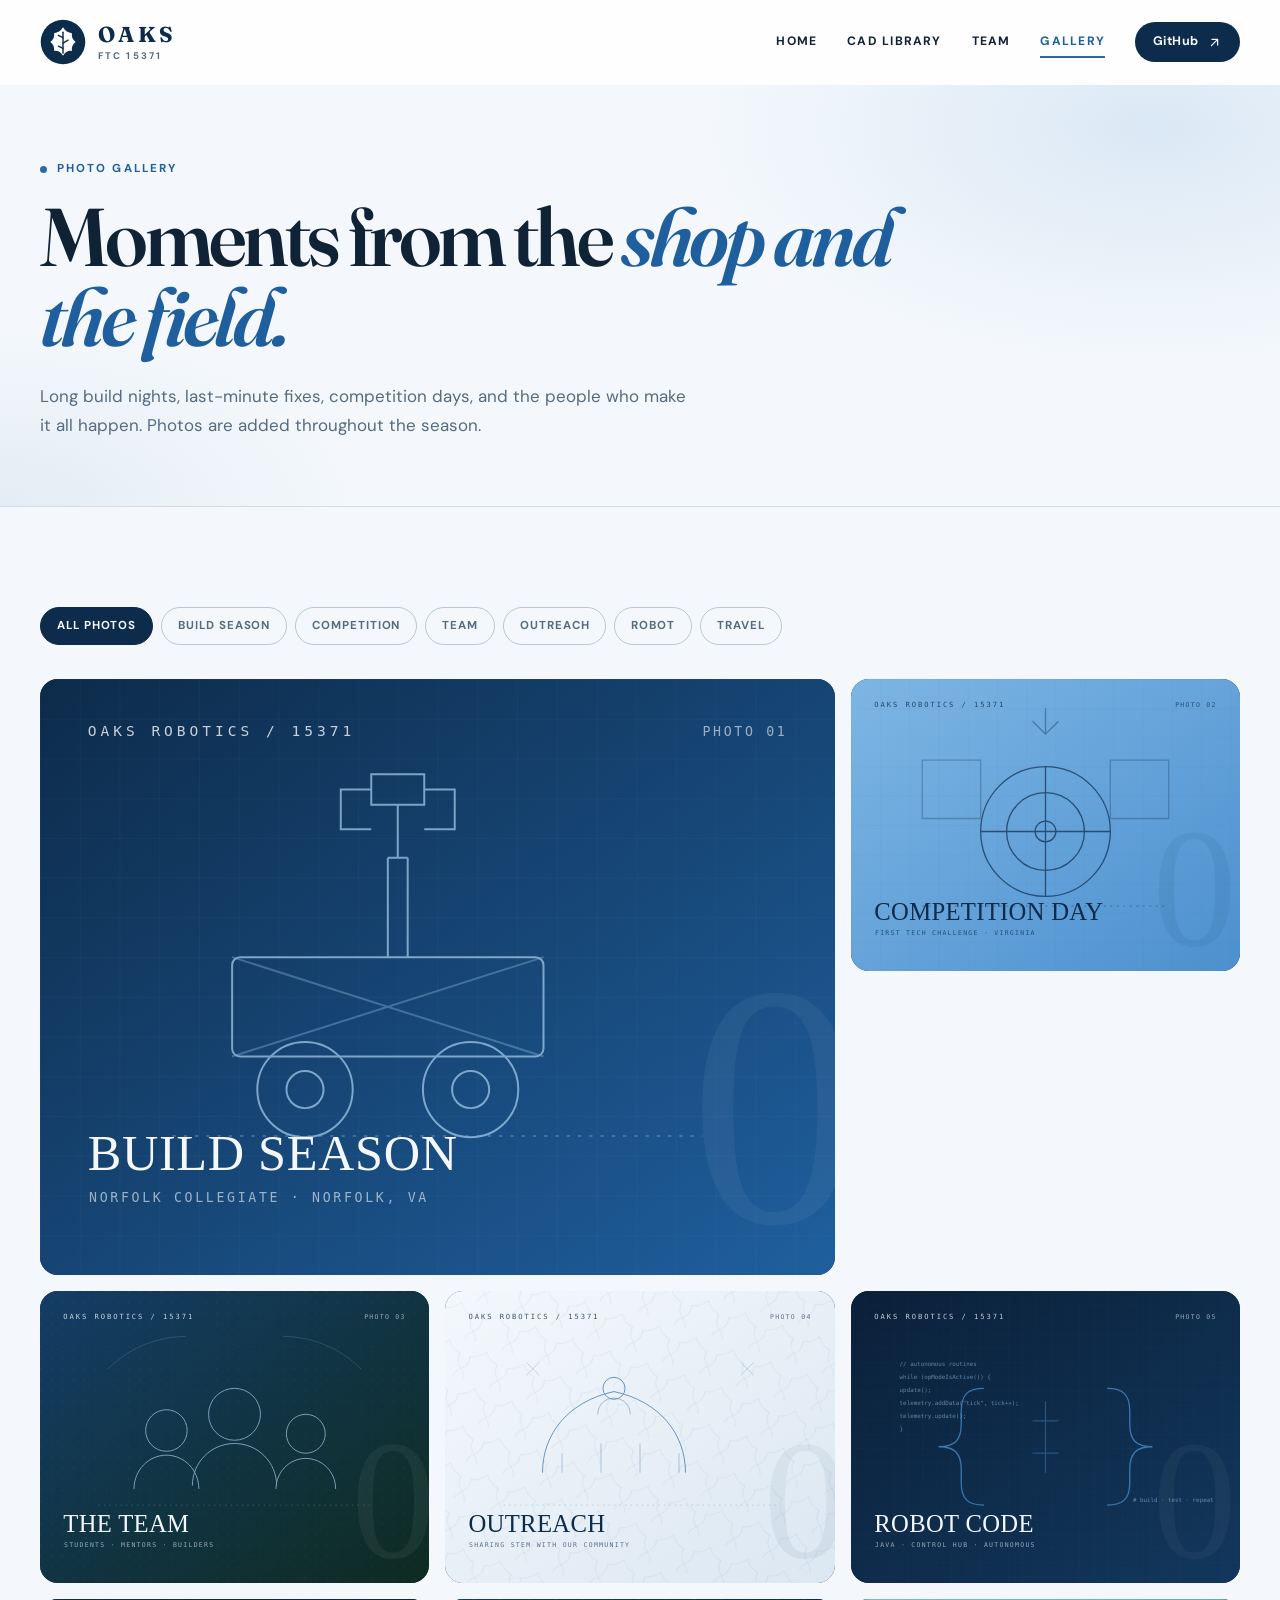
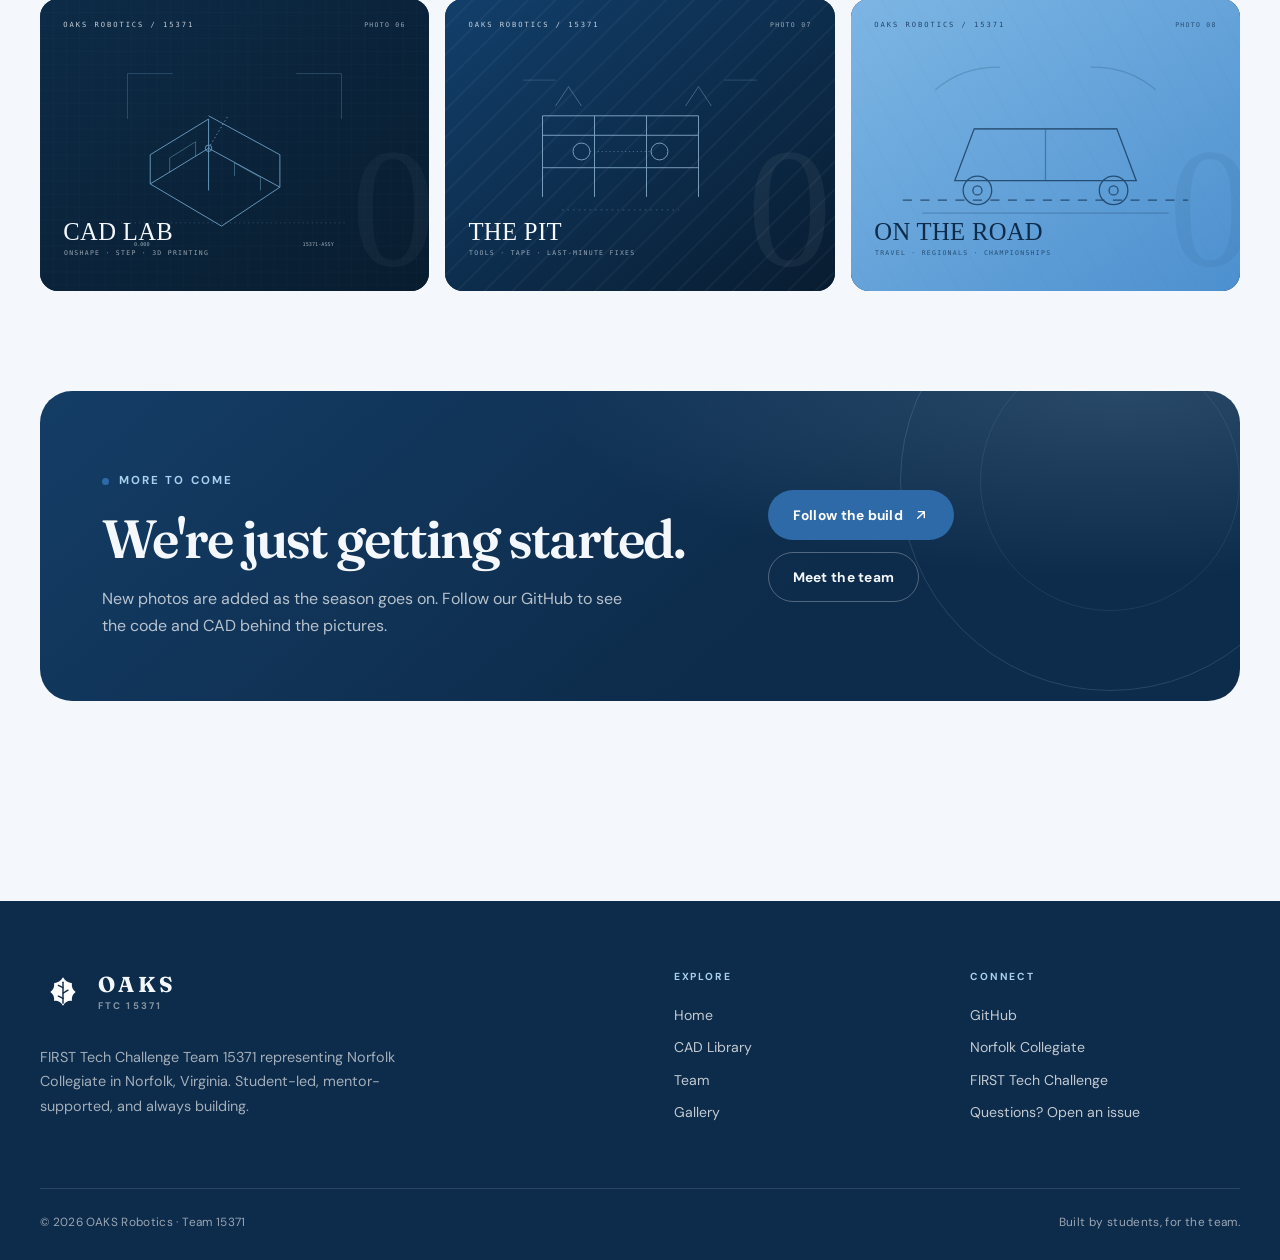
<file: gallery.html>
<!doctype html>
<html lang="en">
  <head>
    <meta charset="utf-8" />
    <meta name="viewport" content="width=device-width, initial-scale=1" />
    <title>Photo Gallery | OAKS Robotics | FTC Team 15371</title>
    <meta
      name="description"
      content="Photos of OAKS Robotics, FIRST Tech Challenge Team 15371 at Norfolk Collegiate in Norfolk, Virginia. Build season, competitions, outreach, and team life."
    />
    <meta name="theme-color" content="#0d2b4a" />
    <script>document.documentElement.classList.add("js");</script>
    <link rel="canonical" href="https://ftc-team-15371-oaks.github.io/gallery.html" />
    <meta property="og:type" content="website" />
    <meta property="og:title" content="Photo Gallery | OAKS Robotics" />
    <meta property="og:description" content="Build nights, competition days, and everything in between." />
    <meta property="og:url" content="https://ftc-team-15371-oaks.github.io/gallery.html" />
    <meta property="og:image" content="https://ftc-team-15371-oaks.github.io/assets/img/og-image.png" />
    <meta name="twitter:card" content="summary_large_image" />
    <meta name="twitter:image" content="https://ftc-team-15371-oaks.github.io/assets/img/og-image.png" />
    <link rel="icon" href="assets/img/logo.svg" type="image/svg+xml" />
    <link rel="preconnect" href="https://fonts.googleapis.com" />
    <link rel="preconnect" href="https://fonts.gstatic.com" crossorigin />
    <link
      href="https://fonts.googleapis.com/css2?family=DM+Sans:opsz,wght@9..40,400;9..40,500;9..40,600;9..40,700&amp;family=Fraunces:ital,opsz,wght@0,9..144,500;0,9..144,600;0,9..144,700;1,9..144,500;1,9..144,600&amp;display=swap"
      rel="stylesheet"
    />
    <link rel="stylesheet" href="assets/css/styles.css" />
  </head>
  <body>
    <a class="skip-link" href="#main">Skip to content</a>

    <header class="site-header" data-header>
      <div class="container header-inner">
        <a class="brand" href="index.html">
          <img class="brand-mark" src="assets/img/logo.svg" alt="" width="46" height="46" />
          <span class="brand-text">
            <span class="brand-name">OAKS</span>
            <span class="brand-sub">FTC 15371</span>
          </span>
        </a>

        <button
          class="nav-toggle"
          type="button"
          aria-expanded="false"
          aria-controls="site-nav"
          aria-label="Toggle navigation"
          data-nav-toggle
        >
          <span></span>
        </button>

        <nav class="site-nav" id="site-nav" aria-label="Main navigation" data-nav>
          <a href="index.html" data-nav-link>Home</a>
          <a href="cad.html" data-nav-link>CAD Library</a>
          <a href="team.html" data-nav-link>Team</a>
          <a href="gallery.html" data-nav-link>Gallery</a>
          <a
            class="nav-github"
            href="https://github.com/FTC-Team-15371-OAKS"
            target="_blank"
            rel="noopener"
          >
            GitHub
            <svg viewBox="0 0 24 24" fill="none" stroke="currentColor" stroke-width="2" stroke-linecap="round" stroke-linejoin="round" aria-hidden="true">
              <path d="M7 17 17 7M8 7h9v9" />
            </svg>
          </a>
        </nav>
      </div>
    </header>

    <main id="main">
      <header class="page-hero">
        <div class="container">
          <p class="eyebrow">Photo gallery</p>
          <h1>Moments from the <em>shop and the field.</em></h1>
          <p class="page-hero-lede">
            Long build nights, last-minute fixes, competition days, and the people who make it all
            happen. Photos are added throughout the season.
          </p>
        </div>
      </header>

      <section class="section">
        <div class="container">
          <div class="gallery-filters" role="group" aria-label="Filter photos by category">
            <button class="filter-btn is-active" type="button" data-filter="all" aria-pressed="true">
              All photos
            </button>
            <button class="filter-btn" type="button" data-filter="build" aria-pressed="false">
              Build season
            </button>
            <button class="filter-btn" type="button" data-filter="competition" aria-pressed="false">
              Competition
            </button>
            <button class="filter-btn" type="button" data-filter="team" aria-pressed="false">
              Team
            </button>
            <button class="filter-btn" type="button" data-filter="outreach" aria-pressed="false">
              Outreach
            </button>
            <button class="filter-btn" type="button" data-filter="robot" aria-pressed="false">
              Robot
            </button>
            <button class="filter-btn" type="button" data-filter="travel" aria-pressed="false">
              Travel
            </button>
          </div>

          <div class="gallery-grid">
            <button
              class="gallery-item gallery-item--wide reveal"
              type="button"
              data-gallery-item
              data-category="build"
              data-full="assets/img/gallery-build.svg"
              data-caption="Build season — assembling the robot"
            >
              <img
                src="assets/img/gallery-build.svg"
                alt="Build season photo placeholder showing a line drawing of a robot"
                width="1200"
                height="900"
                loading="lazy"
              />
              <span class="gallery-overlay">
                <span>Build season</span>
                <svg viewBox="0 0 24 24" fill="none" stroke="currentColor" stroke-width="2" stroke-linecap="round" stroke-linejoin="round" aria-hidden="true">
                  <path d="M15 3h6v6M9 21H3v-6M21 3l-7 7M3 21l7-7" />
                </svg>
              </span>
            </button>

            <button
              class="gallery-item reveal"
              type="button"
              data-gallery-item
              data-category="competition"
              data-full="assets/img/gallery-competition.svg"
              data-caption="Competition day — on the field"
            >
              <img
                src="assets/img/gallery-competition.svg"
                alt="Competition day photo placeholder with a game field graphic"
                width="1200"
                height="900"
                loading="lazy"
              />
              <span class="gallery-overlay">
                <span>Competition day</span>
                <svg viewBox="0 0 24 24" fill="none" stroke="currentColor" stroke-width="2" stroke-linecap="round" stroke-linejoin="round" aria-hidden="true">
                  <path d="M15 3h6v6M9 21H3v-6M21 3l-7 7M3 21l7-7" />
                </svg>
              </span>
            </button>

            <button
              class="gallery-item reveal"
              type="button"
              data-gallery-item
              data-category="team"
              data-full="assets/img/gallery-team.svg"
              data-caption="The team — OAKS Robotics 15371"
            >
              <img
                src="assets/img/gallery-team.svg"
                alt="Team photo placeholder with abstract portraits"
                width="1200"
                height="900"
                loading="lazy"
              />
              <span class="gallery-overlay">
                <span>The team</span>
                <svg viewBox="0 0 24 24" fill="none" stroke="currentColor" stroke-width="2" stroke-linecap="round" stroke-linejoin="round" aria-hidden="true">
                  <path d="M15 3h6v6M9 21H3v-6M21 3l-7 7M3 21l7-7" />
                </svg>
              </span>
            </button>

            <button
              class="gallery-item reveal"
              type="button"
              data-gallery-item
              data-category="outreach"
              data-full="assets/img/gallery-outreach.svg"
              data-caption="Outreach — sharing STEM with the community"
            >
              <img
                src="assets/img/gallery-outreach.svg"
                alt="Outreach photo placeholder with leaf pattern and community graphic"
                width="1200"
                height="900"
                loading="lazy"
              />
              <span class="gallery-overlay">
                <span>Outreach</span>
                <svg viewBox="0 0 24 24" fill="none" stroke="currentColor" stroke-width="2" stroke-linecap="round" stroke-linejoin="round" aria-hidden="true">
                  <path d="M15 3h6v6M9 21H3v-6M21 3l-7 7M3 21l7-7" />
                </svg>
              </span>
            </button>

            <button
              class="gallery-item reveal"
              type="button"
              data-gallery-item
              data-category="robot"
              data-full="assets/img/gallery-code.svg"
              data-caption="Robot code — build, test, repeat"
            >
              <img
                src="assets/img/gallery-code.svg"
                alt="Robot code photo placeholder with code brackets"
                width="1200"
                height="900"
                loading="lazy"
              />
              <span class="gallery-overlay">
                <span>Robot code</span>
                <svg viewBox="0 0 24 24" fill="none" stroke="currentColor" stroke-width="2" stroke-linecap="round" stroke-linejoin="round" aria-hidden="true">
                  <path d="M15 3h6v6M9 21H3v-6M21 3l-7 7M3 21l7-7" />
                </svg>
              </span>
            </button>

            <button
              class="gallery-item reveal"
              type="button"
              data-gallery-item
              data-category="robot"
              data-full="assets/img/gallery-cad.svg"
              data-caption="CAD lab — modeling the next iteration"
            >
              <img
                src="assets/img/gallery-cad.svg"
                alt="CAD lab photo placeholder with a wireframe assembly"
                width="1200"
                height="900"
                loading="lazy"
              />
              <span class="gallery-overlay">
                <span>CAD lab</span>
                <svg viewBox="0 0 24 24" fill="none" stroke="currentColor" stroke-width="2" stroke-linecap="round" stroke-linejoin="round" aria-hidden="true">
                  <path d="M15 3h6v6M9 21H3v-6M21 3l-7 7M3 21l7-7" />
                </svg>
              </span>
            </button>

            <button
              class="gallery-item reveal"
              type="button"
              data-gallery-item
              data-category="build"
              data-full="assets/img/gallery-pit.svg"
              data-caption="The pit — tools, tape, and last-minute fixes"
            >
              <img
                src="assets/img/gallery-pit.svg"
                alt="Team pit photo placeholder with a workbench graphic"
                width="1200"
                height="900"
                loading="lazy"
              />
              <span class="gallery-overlay">
                <span>The pit</span>
                <svg viewBox="0 0 24 24" fill="none" stroke="currentColor" stroke-width="2" stroke-linecap="round" stroke-linejoin="round" aria-hidden="true">
                  <path d="M15 3h6v6M9 21H3v-6M21 3l-7 7M3 21l7-7" />
                </svg>
              </span>
            </button>

            <button
              class="gallery-item reveal"
              type="button"
              data-gallery-item
              data-category="travel"
              data-full="assets/img/gallery-travel.svg"
              data-caption="On the road — regionals and championships"
            >
              <img
                src="assets/img/gallery-travel.svg"
                alt="On the road photo placeholder with a bus graphic"
                width="1200"
                height="900"
                loading="lazy"
              />
              <span class="gallery-overlay">
                <span>On the road</span>
                <svg viewBox="0 0 24 24" fill="none" stroke="currentColor" stroke-width="2" stroke-linecap="round" stroke-linejoin="round" aria-hidden="true">
                  <path d="M15 3h6v6M9 21H3v-6M21 3l-7 7M3 21l7-7" />
                </svg>
              </span>
            </button>
          </div>

          <div class="gallery-empty" data-gallery-empty>
            No photos in this category yet. Check back after our next build session.
          </div>
        </div>
      </section>

      <section class="section section--tight">
        <div class="container">
          <div class="cta reveal">
            <div class="cta-copy">
              <p class="eyebrow">More to come</p>
              <h2>We're just getting started.</h2>
              <p>
                New photos are added as the season goes on. Follow our GitHub to see the code and
                CAD behind the pictures.
              </p>
            </div>
            <div class="cta-actions">
              <a class="btn btn--accent" href="https://github.com/FTC-Team-15371-OAKS" target="_blank" rel="noopener">
                Follow the build
                <svg viewBox="0 0 24 24" fill="none" stroke="currentColor" stroke-width="2" stroke-linecap="round" stroke-linejoin="round" aria-hidden="true">
                  <path d="M7 17 17 7M8 7h9v9" />
                </svg>
              </a>
              <a class="btn btn--light" href="team.html">Meet the team</a>
            </div>
          </div>
        </div>
      </section>
    </main>

    <dialog class="lightbox" data-lightbox aria-label="Photo viewer">
      <div class="lightbox-inner">
        <button class="lightbox-close" type="button" data-lightbox-close aria-label="Close photo viewer">
          <svg viewBox="0 0 24 24" fill="none" stroke="currentColor" stroke-width="2" stroke-linecap="round" aria-hidden="true">
            <path d="M18 6 6 18M6 6l12 12" />
          </svg>
        </button>
        <button class="lightbox-nav lightbox-prev" type="button" data-lightbox-prev aria-label="Previous photo">
          <svg viewBox="0 0 24 24" fill="none" stroke="currentColor" stroke-width="2" stroke-linecap="round" stroke-linejoin="round" aria-hidden="true">
            <path d="M15 18 9 12l6-6" />
          </svg>
        </button>
        <img data-lightbox-image src="assets/img/gallery-build.svg" alt="" />
        <button class="lightbox-nav lightbox-next" type="button" data-lightbox-next aria-label="Next photo">
          <svg viewBox="0 0 24 24" fill="none" stroke="currentColor" stroke-width="2" stroke-linecap="round" stroke-linejoin="round" aria-hidden="true">
            <path d="m9 18 6-6-6-6" />
          </svg>
        </button>
        <p class="lightbox-caption" data-lightbox-caption>Build season</p>
      </div>
    </dialog>

    <footer class="site-footer">
      <div class="container footer-grid">
        <div class="footer-brand">
          <a class="brand" href="index.html">
            <img class="brand-mark" src="assets/img/logo.svg" alt="" width="46" height="46" />
            <span class="brand-text">
              <span class="brand-name">OAKS</span>
              <span class="brand-sub">FTC 15371</span>
            </span>
          </a>
          <p>
            FIRST Tech Challenge Team 15371 representing Norfolk Collegiate in Norfolk, Virginia.
            Student-led, mentor-supported, and always building.
          </p>
        </div>
        <div>
          <h3>Explore</h3>
          <div class="footer-links">
            <a href="index.html">Home</a>
            <a href="cad.html">CAD Library</a>
            <a href="team.html">Team</a>
            <a href="gallery.html">Gallery</a>
          </div>
        </div>
        <div>
          <h3>Connect</h3>
          <div class="footer-links">
            <a href="https://github.com/FTC-Team-15371-OAKS" target="_blank" rel="noopener">GitHub</a>
            <a href="https://www.norfolkcollegiate.org/" target="_blank" rel="noopener">Norfolk Collegiate</a>
            <a href="https://www.firstinspires.org/robotics/ftc" target="_blank" rel="noopener">FIRST Tech Challenge</a>
            <a href="https://github.com/FTC-Team-15371-OAKS/FTC-Team-15371-OAKS.github.io/issues" target="_blank" rel="noopener">Questions? Open an issue</a>
          </div>
        </div>
      </div>
      <div class="container footer-bottom">
        <p>© <span data-year>2026</span> OAKS Robotics · Team 15371</p>
        <p>Built by students, for the team.</p>
      </div>
    </footer>

    <script src="assets/js/main.js" defer></script>
  </body>
</html>
</file>
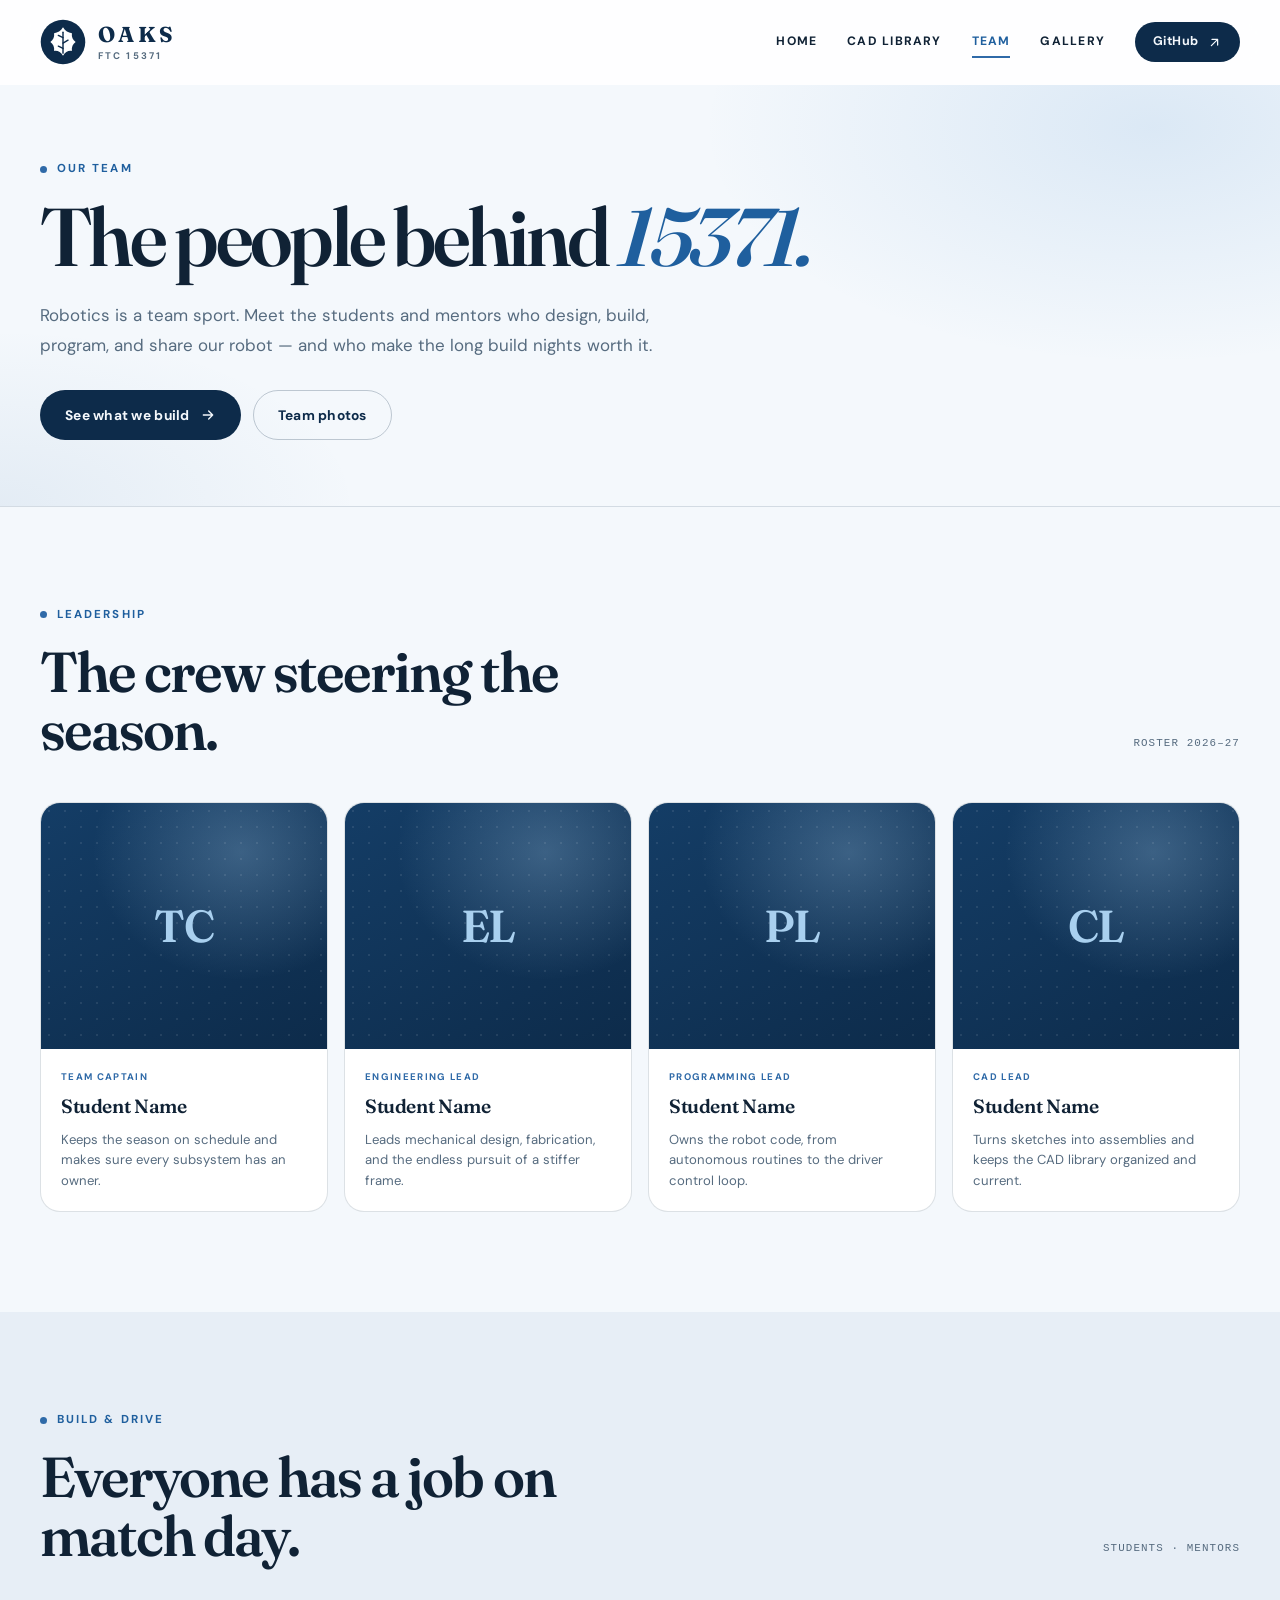
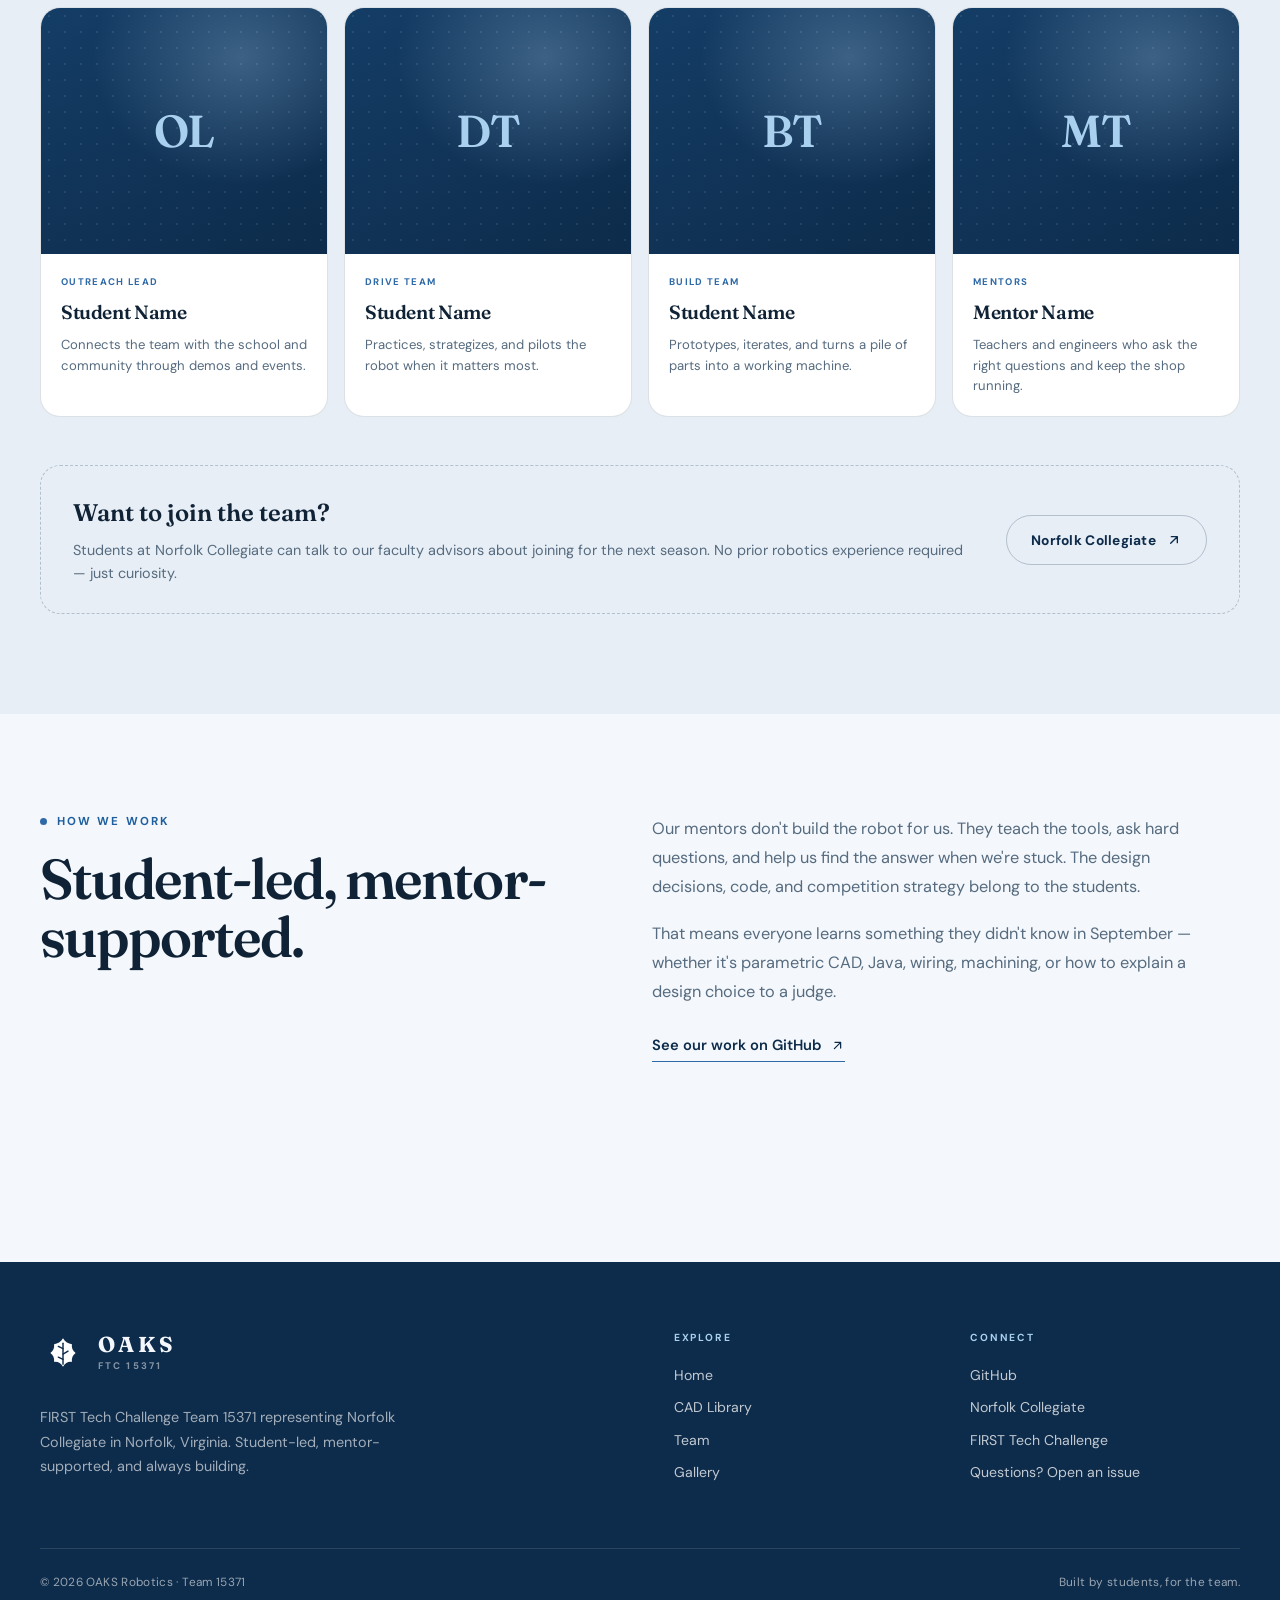
<file: team.html>
<!doctype html>
<html lang="en">
  <head>
    <meta charset="utf-8" />
    <meta name="viewport" content="width=device-width, initial-scale=1" />
    <title>Our Team | OAKS Robotics | FTC Team 15371</title>
    <meta
      name="description"
      content="Meet the students and mentors of OAKS Robotics, FIRST Tech Challenge Team 15371 at Norfolk Collegiate in Norfolk, Virginia."
    />
    <meta name="theme-color" content="#0d2b4a" />
    <script>document.documentElement.classList.add("js");</script>
    <link rel="canonical" href="https://ftc-team-15371-oaks.github.io/team.html" />
    <meta property="og:type" content="website" />
    <meta property="og:title" content="Our Team | OAKS Robotics" />
    <meta property="og:description" content="The students and mentors behind FTC Team 15371." />
    <meta property="og:url" content="https://ftc-team-15371-oaks.github.io/team.html" />
    <meta property="og:image" content="https://ftc-team-15371-oaks.github.io/assets/img/og-image.png" />
    <meta name="twitter:card" content="summary_large_image" />
    <meta name="twitter:image" content="https://ftc-team-15371-oaks.github.io/assets/img/og-image.png" />
    <link rel="icon" href="assets/img/logo.svg" type="image/svg+xml" />
    <link rel="preconnect" href="https://fonts.googleapis.com" />
    <link rel="preconnect" href="https://fonts.gstatic.com" crossorigin />
    <link
      href="https://fonts.googleapis.com/css2?family=DM+Sans:opsz,wght@9..40,400;9..40,500;9..40,600;9..40,700&amp;family=Fraunces:ital,opsz,wght@0,9..144,500;0,9..144,600;0,9..144,700;1,9..144,500;1,9..144,600&amp;display=swap"
      rel="stylesheet"
    />
    <link rel="stylesheet" href="assets/css/styles.css" />
  </head>
  <body>
    <a class="skip-link" href="#main">Skip to content</a>

    <header class="site-header" data-header>
      <div class="container header-inner">
        <a class="brand" href="index.html">
          <img class="brand-mark" src="assets/img/logo.svg" alt="" width="46" height="46" />
          <span class="brand-text">
            <span class="brand-name">OAKS</span>
            <span class="brand-sub">FTC 15371</span>
          </span>
        </a>

        <button
          class="nav-toggle"
          type="button"
          aria-expanded="false"
          aria-controls="site-nav"
          aria-label="Toggle navigation"
          data-nav-toggle
        >
          <span></span>
        </button>

        <nav class="site-nav" id="site-nav" aria-label="Main navigation" data-nav>
          <a href="index.html" data-nav-link>Home</a>
          <a href="cad.html" data-nav-link>CAD Library</a>
          <a href="team.html" data-nav-link>Team</a>
          <a href="gallery.html" data-nav-link>Gallery</a>
          <a
            class="nav-github"
            href="https://github.com/FTC-Team-15371-OAKS"
            target="_blank"
            rel="noopener"
          >
            GitHub
            <svg viewBox="0 0 24 24" fill="none" stroke="currentColor" stroke-width="2" stroke-linecap="round" stroke-linejoin="round" aria-hidden="true">
              <path d="M7 17 17 7M8 7h9v9" />
            </svg>
          </a>
        </nav>
      </div>
    </header>

    <main id="main">
      <header class="page-hero">
        <div class="container">
          <p class="eyebrow">Our team</p>
          <h1>The people behind <em>15371.</em></h1>
          <p class="page-hero-lede">
            Robotics is a team sport. Meet the students and mentors who design, build, program, and
            share our robot — and who make the long build nights worth it.
          </p>
          <div class="page-hero-actions">
            <a class="btn btn--primary" href="cad.html">
              See what we build
              <svg viewBox="0 0 24 24" fill="none" stroke="currentColor" stroke-width="2" stroke-linecap="round" stroke-linejoin="round" aria-hidden="true">
                <path d="M5 12h14M13 6l6 6-6 6" />
              </svg>
            </a>
            <a class="btn btn--ghost" href="gallery.html">Team photos</a>
          </div>
        </div>
      </header>

      <section class="section">
        <div class="container">
          <div class="section-heading-row reveal">
            <div class="section-heading">
              <p class="eyebrow">Leadership</p>
              <h2>The crew steering the season.</h2>
            </div>
            <p class="section-note">Roster 2026–27</p>
          </div>

          <div class="member-grid">
            <article class="member-card reveal">
              <div class="member-avatar" aria-hidden="true"><span>TC</span></div>
              <div class="member-body">
                <p class="member-role">Team Captain</p>
                <h3>Student Name</h3>
                <p>Keeps the season on schedule and makes sure every subsystem has an owner.</p>
              </div>
            </article>

            <article class="member-card reveal">
              <div class="member-avatar" aria-hidden="true"><span>EL</span></div>
              <div class="member-body">
                <p class="member-role">Engineering Lead</p>
                <h3>Student Name</h3>
                <p>Leads mechanical design, fabrication, and the endless pursuit of a stiffer frame.</p>
              </div>
            </article>

            <article class="member-card reveal">
              <div class="member-avatar" aria-hidden="true"><span>PL</span></div>
              <div class="member-body">
                <p class="member-role">Programming Lead</p>
                <h3>Student Name</h3>
                <p>Owns the robot code, from autonomous routines to the driver control loop.</p>
              </div>
            </article>

            <article class="member-card reveal">
              <div class="member-avatar" aria-hidden="true"><span>CL</span></div>
              <div class="member-body">
                <p class="member-role">CAD Lead</p>
                <h3>Student Name</h3>
                <p>Turns sketches into assemblies and keeps the CAD library organized and current.</p>
              </div>
            </article>
          </div>
        </div>
      </section>

      <section class="section section--alt">
        <div class="container">
          <div class="section-heading-row reveal">
            <div class="section-heading">
              <p class="eyebrow">Build &amp; drive</p>
              <h2>Everyone has a job on match day.</h2>
            </div>
            <p class="section-note">Students · Mentors</p>
          </div>

          <div class="member-grid">
            <article class="member-card reveal">
              <div class="member-avatar" aria-hidden="true"><span>OL</span></div>
              <div class="member-body">
                <p class="member-role">Outreach Lead</p>
                <h3>Student Name</h3>
                <p>Connects the team with the school and community through demos and events.</p>
              </div>
            </article>

            <article class="member-card reveal">
              <div class="member-avatar" aria-hidden="true"><span>DT</span></div>
              <div class="member-body">
                <p class="member-role">Drive Team</p>
                <h3>Student Name</h3>
                <p>Practices, strategizes, and pilots the robot when it matters most.</p>
              </div>
            </article>

            <article class="member-card reveal">
              <div class="member-avatar" aria-hidden="true"><span>BT</span></div>
              <div class="member-body">
                <p class="member-role">Build Team</p>
                <h3>Student Name</h3>
                <p>Prototypes, iterates, and turns a pile of parts into a working machine.</p>
              </div>
            </article>

            <article class="member-card reveal">
              <div class="member-avatar" aria-hidden="true"><span>MT</span></div>
              <div class="member-body">
                <p class="member-role">Mentors</p>
                <h3>Mentor Name</h3>
                <p>Teachers and engineers who ask the right questions and keep the shop running.</p>
              </div>
            </article>
          </div>

          <div class="team-note reveal">
            <div>
              <h3>Want to join the team?</h3>
              <p>
                Students at Norfolk Collegiate can talk to our faculty advisors about joining for
                the next season. No prior robotics experience required — just curiosity.
              </p>
            </div>
            <a class="btn btn--ghost" href="https://www.norfolkcollegiate.org/" target="_blank" rel="noopener">
              Norfolk Collegiate
              <svg viewBox="0 0 24 24" fill="none" stroke="currentColor" stroke-width="2" stroke-linecap="round" stroke-linejoin="round" aria-hidden="true">
                <path d="M7 17 17 7M8 7h9v9" />
              </svg>
            </a>
          </div>
        </div>
      </section>

      <section class="section">
        <div class="container split">
          <div class="section-heading reveal">
            <p class="eyebrow">How we work</p>
            <h2>Student-led, mentor-supported.</h2>
          </div>
          <div class="prose reveal">
            <p>
              Our mentors don't build the robot for us. They teach the tools, ask hard questions,
              and help us find the answer when we're stuck. The design decisions, code, and
              competition strategy belong to the students.
            </p>
            <p>
              That means everyone learns something they didn't know in September — whether it's
              parametric CAD, Java, wiring, machining, or how to explain a design choice to a
              judge.
            </p>
            <a class="text-link" href="https://github.com/FTC-Team-15371-OAKS" target="_blank" rel="noopener">
              See our work on GitHub
              <svg viewBox="0 0 24 24" fill="none" stroke="currentColor" stroke-width="2" stroke-linecap="round" stroke-linejoin="round" aria-hidden="true">
                <path d="M7 17 17 7M8 7h9v9" />
              </svg>
            </a>
          </div>
        </div>
      </section>
    </main>

    <footer class="site-footer">
      <div class="container footer-grid">
        <div class="footer-brand">
          <a class="brand" href="index.html">
            <img class="brand-mark" src="assets/img/logo.svg" alt="" width="46" height="46" />
            <span class="brand-text">
              <span class="brand-name">OAKS</span>
              <span class="brand-sub">FTC 15371</span>
            </span>
          </a>
          <p>
            FIRST Tech Challenge Team 15371 representing Norfolk Collegiate in Norfolk, Virginia.
            Student-led, mentor-supported, and always building.
          </p>
        </div>
        <div>
          <h3>Explore</h3>
          <div class="footer-links">
            <a href="index.html">Home</a>
            <a href="cad.html">CAD Library</a>
            <a href="team.html">Team</a>
            <a href="gallery.html">Gallery</a>
          </div>
        </div>
        <div>
          <h3>Connect</h3>
          <div class="footer-links">
            <a href="https://github.com/FTC-Team-15371-OAKS" target="_blank" rel="noopener">GitHub</a>
            <a href="https://www.norfolkcollegiate.org/" target="_blank" rel="noopener">Norfolk Collegiate</a>
            <a href="https://www.firstinspires.org/robotics/ftc" target="_blank" rel="noopener">FIRST Tech Challenge</a>
            <a href="https://github.com/FTC-Team-15371-OAKS/FTC-Team-15371-OAKS.github.io/issues" target="_blank" rel="noopener">Questions? Open an issue</a>
          </div>
        </div>
      </div>
      <div class="container footer-bottom">
        <p>© <span data-year>2026</span> OAKS Robotics · Team 15371</p>
        <p>Built by students, for the team.</p>
      </div>
    </footer>

    <script src="assets/js/main.js" defer></script>
  </body>
</html>
</file>
<file: assets/css/styles.css>
:root {
  --mist: #f4f8fc;
  --mist-2: #e7eef6;
  --paper: #ffffff;
  --navy: #0d2b4a;
  --navy-2: #143d66;
  --blue: #1f5f9e;
  --sky: #7db6e4;
  --accent: #2f6aa8;
  --accent-soft: #a9d0ef;
  --ink: #102235;
  --muted: #566b7f;
  --line: rgba(13, 43, 74, 0.14);
  --line-strong: rgba(13, 43, 74, 0.24);
  --display: "Fraunces", Georgia, "Times New Roman", serif;
  --sans: "DM Sans", -apple-system, BlinkMacSystemFont, "Segoe UI", sans-serif;
  --mono: "SFMono-Regular", Consolas, "Liberation Mono", Menlo, monospace;
  --container: 1200px;
  --radius: 24px;
  --shadow: 0 24px 60px rgba(13, 43, 74, 0.12);
  --ease: cubic-bezier(0.22, 1, 0.36, 1);
}

*,
*::before,
*::after {
  box-sizing: border-box;
}

html {
  scroll-behavior: smooth;
}

body {
  margin: 0;
  background: var(--mist);
  color: var(--ink);
  font-family: var(--sans);
  font-size: 16px;
  line-height: 1.6;
  -webkit-font-smoothing: antialiased;
  text-rendering: optimizeLegibility;
}

body.nav-open {
  overflow: hidden;
}

img,
svg {
  display: block;
  max-width: 100%;
}

a {
  color: inherit;
  text-decoration: none;
}

button {
  font: inherit;
  color: inherit;
}

h1,
h2,
h3,
h4,
p {
  margin: 0;
}

ul,
ol {
  margin: 0;
  padding: 0;
  list-style: none;
}

::selection {
  background: var(--accent-soft);
  color: var(--navy);
}

:focus-visible {
  outline: 3px solid var(--accent);
  outline-offset: 4px;
  border-radius: 4px;
}

.skip-link {
  position: fixed;
  top: -100px;
  left: 24px;
  z-index: 200;
  padding: 12px 18px;
  border-radius: 8px;
  background: var(--navy);
  color: var(--mist);
  font-weight: 600;
  transition: top 0.2s ease;
}

.skip-link:focus {
  top: 16px;
}

.container {
  width: min(var(--container), 100% - 48px);
  margin-inline: auto;
}

.eyebrow {
  display: flex;
  align-items: center;
  gap: 10px;
  margin-bottom: 20px;
  color: var(--blue);
  font-size: 0.72rem;
  font-weight: 700;
  letter-spacing: 0.18em;
  line-height: 1.4;
  text-transform: uppercase;
}

.eyebrow::before {
  content: "";
  flex: none;
  width: 7px;
  height: 7px;
  border-radius: 50%;
  background: var(--accent);
}

.eyebrow--plain::before {
  display: none;
}

.display {
  font-family: var(--display);
  font-weight: 600;
  letter-spacing: -0.035em;
  line-height: 1.04;
}

.display em {
  color: var(--blue);
  font-style: italic;
}

.text-link {
  display: inline-flex;
  align-items: center;
  gap: 8px;
  padding-bottom: 3px;
  border-bottom: 1px solid var(--accent);
  color: var(--navy);
  font-size: 0.92rem;
  font-weight: 600;
  transition: gap 0.25s var(--ease), color 0.25s ease;
}

.text-link:hover {
  gap: 13px;
  color: var(--blue);
}

.text-link svg {
  width: 15px;
  height: 15px;
}

/* Header */

.site-header {
  position: sticky;
  top: 0;
  z-index: 100;
  border-bottom: 1px solid transparent;
  background: rgba(255, 255, 255, 0.86);
  -webkit-backdrop-filter: blur(18px);
  backdrop-filter: blur(18px);
  transition: border-color 0.3s ease, box-shadow 0.3s ease, background 0.3s ease;
}

.site-header.is-scrolled {
  border-color: var(--line);
  background: rgba(255, 255, 255, 0.95);
  box-shadow: 0 8px 30px rgba(13, 43, 74, 0.06);
}

.header-inner {
  display: flex;
  align-items: center;
  justify-content: space-between;
  gap: 24px;
  height: 84px;
}

.brand {
  display: inline-flex;
  align-items: center;
  gap: 12px;
  flex: none;
}

.brand-mark {
  width: 46px;
  height: 46px;
}

.brand-text {
  display: flex;
  flex-direction: column;
  line-height: 1;
}

.brand-name {
  font-family: var(--display);
  font-size: 1.35rem;
  font-weight: 700;
  letter-spacing: 0.16em;
  color: var(--navy);
}

.brand-sub {
  margin-top: 5px;
  color: var(--muted);
  font-size: 0.6rem;
  font-weight: 700;
  letter-spacing: 0.22em;
  text-transform: uppercase;
}

.site-nav {
  display: flex;
  align-items: center;
  gap: 30px;
}

.site-nav > a:not(.nav-github) {
  position: relative;
  padding: 6px 0;
  color: var(--ink);
  font-size: 0.76rem;
  font-weight: 700;
  letter-spacing: 0.1em;
  text-transform: uppercase;
  transition: color 0.2s ease;
}

.site-nav > a:not(.nav-github)::after {
  content: "";
  position: absolute;
  left: 0;
  bottom: 0;
  width: 0;
  height: 2px;
  background: var(--accent);
  transition: width 0.25s var(--ease);
}

.site-nav > a:not(.nav-github):hover,
.site-nav > a[aria-current="page"]:not(.nav-github) {
  color: var(--blue);
}

.site-nav > a:not(.nav-github):hover::after,
.site-nav > a[aria-current="page"]:not(.nav-github)::after {
  width: 100%;
}

.nav-github {
  display: inline-flex;
  align-items: center;
  gap: 8px;
  padding: 10px 18px;
  border-radius: 999px;
  background: var(--navy);
  color: var(--mist);
  font-size: 0.78rem;
  font-weight: 700;
  letter-spacing: 0.04em;
  transition: background 0.25s ease, transform 0.25s var(--ease);
}

.nav-github svg {
  width: 15px;
  height: 15px;
}

.nav-github:hover {
  background: var(--blue);
  transform: translateY(-1px);
}

.nav-toggle {
  display: none;
  place-items: center;
  width: 44px;
  height: 44px;
  padding: 0;
  border: 1px solid var(--line-strong);
  border-radius: 12px;
  background: transparent;
  cursor: pointer;
}

.nav-toggle span {
  position: relative;
  display: block;
  width: 18px;
  height: 2px;
  background: var(--navy);
  transition: transform 0.25s ease, background 0.25s ease;
}

.nav-toggle span::before,
.nav-toggle span::after {
  content: "";
  position: absolute;
  left: 0;
  width: 18px;
  height: 2px;
  background: var(--navy);
  transition: transform 0.25s ease, top 0.25s ease;
}

.nav-toggle span::before {
  top: -6px;
}

.nav-toggle span::after {
  top: 6px;
}

.nav-toggle[aria-expanded="true"] span {
  background: transparent;
}

.nav-toggle[aria-expanded="true"] span::before {
  top: 0;
  transform: rotate(45deg);
}

.nav-toggle[aria-expanded="true"] span::after {
  top: 0;
  transform: rotate(-45deg);
}

/* Buttons */

.btn {
  display: inline-flex;
  align-items: center;
  justify-content: center;
  gap: 10px;
  min-height: 50px;
  padding: 13px 24px;
  border: 1px solid transparent;
  border-radius: 999px;
  font-size: 0.86rem;
  font-weight: 700;
  letter-spacing: 0.02em;
  cursor: pointer;
  transition: background 0.25s ease, color 0.25s ease, border-color 0.25s ease,
    transform 0.25s var(--ease), box-shadow 0.25s ease;
}

.btn svg {
  width: 16px;
  height: 16px;
  transition: transform 0.25s var(--ease);
}

.btn:hover svg {
  transform: translateX(3px);
}

.btn--primary {
  background: var(--navy);
  color: var(--mist);
}

.btn--primary:hover {
  background: var(--blue);
  transform: translateY(-2px);
  box-shadow: 0 12px 30px rgba(13, 43, 74, 0.18);
}

.btn--ghost {
  border-color: var(--line-strong);
  background: transparent;
  color: var(--navy);
}

.btn--ghost:hover {
  border-color: var(--navy);
  background: var(--paper);
  transform: translateY(-2px);
}

.btn--accent {
  background: var(--accent);
  color: var(--paper);
}

.btn--accent:hover {
  background: var(--blue);
  transform: translateY(-2px);
  box-shadow: 0 12px 30px rgba(13, 43, 74, 0.2);
}

.btn--light {
  border-color: rgba(255, 255, 255, 0.28);
  color: var(--mist);
}

.btn--light:hover {
  border-color: var(--mist);
  background: rgba(255, 255, 255, 0.08);
}

/* Hero */

.hero {
  position: relative;
  overflow: hidden;
  padding: 78px 0 94px;
}

.hero::before {
  content: "";
  position: absolute;
  inset: 0;
  z-index: -1;
  background:
    radial-gradient(52% 60% at 82% 30%, rgba(77, 144, 207, 0.16), transparent 70%),
    radial-gradient(44% 50% at 10% 88%, rgba(31, 95, 158, 0.09), transparent 70%);
}

.hero::after {
  content: "";
  position: absolute;
  inset: 0;
  z-index: -1;
  background-image: linear-gradient(rgba(13, 43, 74, 0.045) 1px, transparent 1px),
    linear-gradient(90deg, rgba(13, 43, 74, 0.045) 1px, transparent 1px);
  background-size: 72px 72px;
  -webkit-mask-image: radial-gradient(70% 70% at 50% 40%, #000 0%, transparent 100%);
  mask-image: radial-gradient(70% 70% at 50% 40%, #000 0%, transparent 100%);
}

.hero-grid {
  display: grid;
  grid-template-columns: minmax(0, 1.08fr) minmax(0, 0.92fr);
  align-items: center;
  gap: 72px;
}

.hero h1 {
  max-width: 760px;
  font-family: var(--display);
  font-size: clamp(3.15rem, 6.6vw, 5.9rem);
  font-weight: 600;
  letter-spacing: -0.045em;
  line-height: 0.96;
}

.hero h1 em {
  color: var(--blue);
  font-style: italic;
}

.hero-lede {
  max-width: 560px;
  margin-top: 28px;
  color: var(--muted);
  font-size: 1.08rem;
  line-height: 1.72;
}

.hero-actions {
  display: flex;
  flex-wrap: wrap;
  gap: 12px;
  margin-top: 34px;
}

.hero-meta {
  display: grid;
  grid-template-columns: repeat(3, minmax(0, auto));
  justify-content: start;
  gap: 26px;
  margin-top: 42px;
  padding-top: 26px;
  border-top: 1px solid var(--line);
}

.hero-meta span {
  display: block;
  margin-bottom: 4px;
  color: var(--muted);
  font-size: 0.62rem;
  font-weight: 700;
  letter-spacing: 0.16em;
  text-transform: uppercase;
}

.hero-meta strong {
  display: block;
  color: var(--navy);
  font-size: 0.92rem;
  font-weight: 600;
  white-space: nowrap;
}

.hero-art {
  position: relative;
  width: 100%;
  max-width: 470px;
  margin-left: auto;
}

.hero-card {
  position: relative;
  aspect-ratio: 4 / 5;
  overflow: hidden;
  padding: 28px;
  border-radius: 34px;
  background:
    radial-gradient(90% 70% at 80% 10%, rgba(169, 208, 239, 0.16), transparent 65%),
    linear-gradient(150deg, var(--navy-2), var(--navy) 58%, #081b31);
  box-shadow: 0 36px 90px rgba(13, 43, 74, 0.28);
  color: var(--mist);
  transform: rotate(1.5deg);
}

.hero-card::before {
  content: "";
  position: absolute;
  inset: 0;
  background-image: radial-gradient(rgba(255, 255, 255, 0.15) 0.8px, transparent 0.8px);
  background-size: 18px 18px;
  -webkit-mask-image: linear-gradient(180deg, #000, transparent 75%);
  mask-image: linear-gradient(180deg, #000, transparent 75%);
  opacity: 0.6;
}

.hero-card-top,
.hero-card-bottom {
  position: relative;
  z-index: 2;
  display: flex;
  align-items: center;
  justify-content: space-between;
  gap: 12px;
  font-size: 0.6rem;
  font-weight: 700;
  letter-spacing: 0.2em;
  text-transform: uppercase;
}

.hero-card-top {
  color: var(--accent-soft);
}

.hero-card-season {
  padding: 6px 10px;
  border: 1px solid rgba(169, 208, 239, 0.35);
  border-radius: 999px;
  color: var(--accent-soft);
  letter-spacing: 0.12em;
}

.hero-robot {
  position: absolute;
  top: 20%;
  left: 50%;
  width: 120%;
  max-width: none;
  transform: translateX(-50%);
  opacity: 0.85;
}

.hero-card-number {
  position: absolute;
  bottom: 58px;
  left: 24px;
  z-index: 2;
  font-family: var(--display);
  font-size: clamp(6.5rem, 12vw, 9.5rem);
  font-weight: 600;
  letter-spacing: -0.08em;
  line-height: 0.72;
}

.hero-card-bottom {
  position: absolute;
  right: 28px;
  bottom: 28px;
  left: 28px;
  color: rgba(255, 255, 255, 0.6);
  font-size: 0.55rem;
}

.hero-float {
  position: absolute;
  z-index: 3;
  display: flex;
  align-items: center;
  gap: 11px;
  padding: 11px 15px;
  border: 1px solid var(--line);
  border-radius: 15px;
  background: rgba(255, 253, 247, 0.95);
  box-shadow: 0 16px 40px rgba(13, 43, 74, 0.16);
  -webkit-backdrop-filter: blur(8px);
  backdrop-filter: blur(8px);
  animation: float 6s ease-in-out infinite;
}

.hero-float--code {
  top: 8%;
  right: -34px;
}

.hero-float--cad {
  bottom: 13%;
  left: -44px;
  animation-delay: -3s;
}

.float-icon {
  display: grid;
  place-items: center;
  width: 36px;
  height: 36px;
  border-radius: 10px;
  background: var(--navy);
  color: var(--accent-soft);
  font-family: var(--mono);
  font-size: 0.8rem;
  font-weight: 700;
}

.hero-float strong,
.hero-float small {
  display: block;
  line-height: 1.2;
}

.hero-float strong {
  color: var(--navy);
  font-size: 0.78rem;
}

.hero-float small {
  margin-top: 3px;
  color: var(--muted);
  font-size: 0.65rem;
}

@keyframes float {
  0%,
  100% {
    transform: translateY(0);
  }
  50% {
    transform: translateY(-8px);
  }
}

/* Ticker */

.ticker {
  overflow: hidden;
  padding: 15px 0;
  border-top: 1px solid rgba(13, 43, 74, 0.18);
  border-bottom: 1px solid rgba(13, 43, 74, 0.18);
  background: var(--sky);
  color: var(--navy);
}

.ticker-track {
  display: flex;
  width: max-content;
  animation: marquee 32s linear infinite;
}

.ticker-group {
  display: flex;
  align-items: center;
  flex: none;
}

.ticker-group span {
  display: flex;
  align-items: center;
  gap: 32px;
  padding-right: 32px;
  font-size: 0.72rem;
  font-weight: 700;
  letter-spacing: 0.22em;
  text-transform: uppercase;
}

.ticker-group span::after {
  content: "";
  width: 6px;
  height: 6px;
  border-radius: 50%;
  background: var(--navy);
  opacity: 0.55;
}

@keyframes marquee {
  to {
    transform: translateX(-50%);
  }
}

/* Sections */

.section {
  padding: 100px 0;
}

.section--alt {
  background: var(--mist-2);
}

.section--tight {
  padding-top: 0;
}

.section-heading {
  max-width: 640px;
}

.section-heading h2 {
  font-family: var(--display);
  font-size: clamp(2.3rem, 4.4vw, 3.8rem);
  font-weight: 600;
  letter-spacing: -0.035em;
  line-height: 1.04;
}

.section-heading h2 em {
  color: var(--blue);
  font-style: italic;
}

.section-heading p:not(.eyebrow) {
  max-width: 540px;
  margin-top: 18px;
  color: var(--muted);
  font-size: 1rem;
  line-height: 1.7;
}

.section-heading-row {
  display: flex;
  align-items: flex-end;
  justify-content: space-between;
  gap: 40px;
  margin-bottom: 42px;
}

.section-note {
  flex: none;
  padding-bottom: 8px;
  color: var(--muted);
  font-family: var(--mono);
  font-size: 0.68rem;
  letter-spacing: 0.1em;
  text-transform: uppercase;
}

.split {
  display: grid;
  grid-template-columns: minmax(0, 0.95fr) minmax(0, 1.05fr);
  align-items: start;
  gap: 80px;
}

.prose p {
  max-width: 560px;
  margin-bottom: 18px;
  color: var(--muted);
  font-size: 1.02rem;
  line-height: 1.78;
}

.prose p:last-of-type {
  margin-bottom: 26px;
}

.values-grid {
  display: grid;
  grid-template-columns: repeat(4, minmax(0, 1fr));
  gap: 16px;
  margin-top: 64px;
}

.value-card {
  padding: 26px;
  border: 1px solid var(--line);
  border-radius: 20px;
  background: var(--paper);
  transition: transform 0.35s var(--ease), box-shadow 0.35s ease,
    border-color 0.35s ease;
}

.value-card:hover {
  transform: translateY(-5px);
  border-color: rgba(13, 43, 74, 0.28);
  box-shadow: var(--shadow);
}

.value-num {
  color: var(--accent);
  font-family: var(--mono);
  font-size: 0.68rem;
  font-weight: 700;
  letter-spacing: 0.12em;
}

.value-card h3 {
  margin: 22px 0 8px;
  font-family: var(--display);
  font-size: 1.35rem;
  font-weight: 600;
  letter-spacing: -0.02em;
}

.value-card p {
  color: var(--muted);
  font-size: 0.88rem;
  line-height: 1.6;
}

/* Explore cards */

.explore-grid {
  display: grid;
  grid-template-columns: repeat(2, minmax(0, 1fr));
  gap: 16px;
}

.explore-card {
  position: relative;
  display: flex;
  flex-direction: column;
  min-height: 258px;
  padding: 30px;
  overflow: hidden;
  border: 1px solid var(--line);
  border-radius: var(--radius);
  background: var(--paper);
  transition: transform 0.35s var(--ease), box-shadow 0.35s ease,
    border-color 0.35s ease;
}

.explore-card::after {
  content: "";
  position: absolute;
  right: -90px;
  bottom: -110px;
  width: 260px;
  height: 260px;
  border-radius: 50%;
  background: radial-gradient(circle, rgba(77, 144, 207, 0.2), transparent 68%);
  opacity: 0;
  transition: opacity 0.4s ease;
}

.explore-card:hover {
  transform: translateY(-5px);
  border-color: rgba(13, 43, 74, 0.28);
  box-shadow: var(--shadow);
}

.explore-card:hover::after {
  opacity: 1;
}

.explore-icon {
  display: grid;
  place-items: center;
  width: 50px;
  height: 50px;
  border-radius: 14px;
  background: var(--mist-2);
  color: var(--navy);
}

.explore-icon svg {
  width: 23px;
  height: 23px;
}

.explore-card h3 {
  position: relative;
  z-index: 1;
  margin: 28px 0 10px;
  font-family: var(--display);
  font-size: 2rem;
  font-weight: 600;
  letter-spacing: -0.03em;
}

.explore-card p {
  position: relative;
  z-index: 1;
  max-width: 350px;
  color: var(--muted);
  font-size: 0.92rem;
  line-height: 1.65;
}

.explore-arrow {
  position: absolute;
  top: 28px;
  right: 28px;
  display: grid;
  place-items: center;
  width: 42px;
  height: 42px;
  border: 1px solid var(--line);
  border-radius: 50%;
  color: var(--navy);
  transition: background 0.25s ease, color 0.25s ease, border-color 0.25s ease,
    transform 0.35s var(--ease);
}

.explore-arrow svg {
  width: 17px;
  height: 17px;
}

.explore-card:hover .explore-arrow {
  transform: rotate(-45deg);
  border-color: var(--navy);
  background: var(--navy);
  color: var(--mist);
}

.explore-tag {
  display: inline-flex;
  align-items: center;
  gap: 6px;
  margin-top: auto;
  padding-top: 22px;
  color: var(--blue);
  font-family: var(--mono);
  font-size: 0.64rem;
  letter-spacing: 0.08em;
  text-transform: uppercase;
}

.explore-tag svg {
  width: 12px;
  height: 12px;
}

/* Photo preview */

.preview-grid {
  display: grid;
  grid-template-columns: repeat(3, minmax(0, 1fr));
  gap: 16px;
}

.preview-card {
  position: relative;
  overflow: hidden;
  border-radius: 20px;
  aspect-ratio: 4 / 3;
  background: var(--navy);
}

.preview-card img {
  width: 100%;
  height: 100%;
  object-fit: cover;
  transition: transform 0.7s var(--ease);
}

.preview-card::after {
  content: "";
  position: absolute;
  inset: 0;
  background: linear-gradient(180deg, transparent 45%, rgba(13, 40, 29, 0.55));
  opacity: 0.7;
}

.preview-card span {
  position: absolute;
  right: 20px;
  bottom: 18px;
  left: 20px;
  z-index: 1;
  color: var(--mist);
  font-size: 0.7rem;
  font-weight: 700;
  letter-spacing: 0.16em;
  text-transform: uppercase;
}

.preview-card:hover img {
  transform: scale(1.045);
}

.preview-cta {
  display: flex;
  justify-content: center;
  margin-top: 34px;
}

/* CTA */

.cta {
  position: relative;
  overflow: hidden;
  display: grid;
  grid-template-columns: minmax(0, 1.2fr) minmax(0, 0.8fr);
  align-items: center;
  gap: 50px;
  padding: 62px;
  border-radius: 32px;
  background:
    radial-gradient(80% 100% at 90% 0%, rgba(169, 208, 239, 0.18), transparent 60%),
    linear-gradient(140deg, var(--navy-2), var(--navy) 65%);
  color: var(--mist);
}

.cta::before {
  content: "";
  position: absolute;
  top: -120px;
  right: -80px;
  width: 420px;
  height: 420px;
  border: 1px solid rgba(169, 208, 239, 0.16);
  border-radius: 50%;
}

.cta::after {
  content: "";
  position: absolute;
  top: -40px;
  right: 0;
  width: 260px;
  height: 260px;
  border: 1px solid rgba(169, 208, 239, 0.1);
  border-radius: 50%;
}

.cta-copy {
  position: relative;
  z-index: 1;
}

.cta .eyebrow {
  color: var(--accent-soft);
}

.cta h2 {
  max-width: 620px;
  font-family: var(--display);
  font-size: clamp(2.3rem, 4.2vw, 3.6rem);
  font-weight: 600;
  letter-spacing: -0.035em;
  line-height: 1.04;
}

.cta p {
  max-width: 520px;
  margin-top: 18px;
  color: rgba(255, 255, 255, 0.7);
  line-height: 1.7;
}

.cta-actions {
  position: relative;
  z-index: 1;
  display: flex;
  flex-direction: column;
  align-items: flex-start;
  gap: 12px;
}

/* Page hero */

.page-hero {
  position: relative;
  overflow: hidden;
  padding: 76px 0 66px;
  border-bottom: 1px solid var(--line);
}

.page-hero::before {
  content: "";
  position: absolute;
  inset: 0;
  z-index: -1;
  background:
    radial-gradient(50% 80% at 90% 10%, rgba(77, 144, 207, 0.15), transparent 70%),
    radial-gradient(40% 60% at 0% 100%, rgba(31, 95, 158, 0.08), transparent 70%);
}

.page-hero h1 {
  max-width: 900px;
  font-family: var(--display);
  font-size: clamp(3rem, 6.4vw, 5.4rem);
  font-weight: 600;
  letter-spacing: -0.045em;
  line-height: 0.98;
}

.page-hero h1 em {
  color: var(--blue);
  font-style: italic;
}

.page-hero-lede {
  max-width: 650px;
  margin-top: 24px;
  color: var(--muted);
  font-size: 1.06rem;
  line-height: 1.72;
}

.page-hero-actions {
  display: flex;
  flex-wrap: wrap;
  gap: 12px;
  margin-top: 30px;
}

/* Notice */

.notice {
  display: flex;
  align-items: center;
  gap: 16px;
  margin-bottom: 58px;
  padding: 17px 22px;
  border: 1px solid var(--line);
  border-left: 4px solid var(--accent);
  border-radius: 14px;
  background: var(--paper);
}

.notice-icon {
  display: grid;
  place-items: center;
  flex: none;
  width: 30px;
  height: 30px;
  border-radius: 50%;
  background: var(--mist-2);
  color: var(--navy);
  font-family: var(--display);
  font-size: 0.9rem;
  font-weight: 700;
  font-style: italic;
}

.notice p {
  flex: 1;
  color: var(--muted);
  font-size: 0.88rem;
  line-height: 1.55;
}

.notice strong {
  color: var(--ink);
}

.notice a {
  flex: none;
  color: var(--blue);
  font-size: 0.8rem;
  font-weight: 700;
  white-space: nowrap;
}

.notice a:hover {
  color: var(--navy);
  text-decoration: underline;
  text-underline-offset: 4px;
}

/* CAD cards */

.cad-grid {
  display: grid;
  grid-template-columns: repeat(3, minmax(0, 1fr));
  gap: 16px;
}

.cad-card {
  display: flex;
  flex-direction: column;
  padding: 26px;
  border: 1px solid var(--line);
  border-radius: 20px;
  background: var(--paper);
  transition: transform 0.35s var(--ease), box-shadow 0.35s ease,
    border-color 0.35s ease;
}

.cad-card:hover {
  transform: translateY(-4px);
  border-color: rgba(13, 43, 74, 0.28);
  box-shadow: var(--shadow);
}

.cad-card-top {
  display: flex;
  align-items: center;
  justify-content: space-between;
  gap: 16px;
}

.cad-icon {
  display: grid;
  place-items: center;
  width: 44px;
  height: 44px;
  border-radius: 12px;
  background: var(--mist-2);
  color: var(--navy);
}

.cad-icon svg {
  width: 21px;
  height: 21px;
}

.status {
  display: inline-flex;
  align-items: center;
  gap: 6px;
  padding: 5px 10px;
  border-radius: 999px;
  background: rgba(31, 95, 158, 0.1);
  color: var(--blue);
  font-size: 0.6rem;
  font-weight: 700;
  letter-spacing: 0.08em;
  text-transform: uppercase;
}

.status::before {
  content: "";
  width: 5px;
  height: 5px;
  border-radius: 50%;
  background: currentColor;
}

.status--soon {
  background: rgba(77, 144, 207, 0.14);
  color: #2d5f92;
}

.status--progress {
  background: rgba(13, 43, 74, 0.07);
  color: var(--muted);
}

.cad-card h3 {
  margin: 24px 0 9px;
  font-family: var(--display);
  font-size: 1.45rem;
  font-weight: 600;
  letter-spacing: -0.02em;
}

.cad-card p {
  color: var(--muted);
  font-size: 0.88rem;
  line-height: 1.62;
}

.cad-meta {
  display: flex;
  flex-wrap: wrap;
  gap: 6px;
  margin-top: 20px;
}

.cad-meta span {
  padding: 4px 9px;
  border: 1px solid var(--line);
  border-radius: 6px;
  color: var(--muted);
  font-family: var(--mono);
  font-size: 0.6rem;
  letter-spacing: 0.04em;
  text-transform: uppercase;
}

.cad-link {
  display: inline-flex;
  align-items: center;
  gap: 8px;
  margin-top: 24px;
  padding-top: 18px;
  border-top: 1px solid var(--line);
  color: var(--navy);
  font-size: 0.78rem;
  font-weight: 700;
}

.cad-link svg {
  width: 14px;
  height: 14px;
  transition: transform 0.25s var(--ease);
}

.cad-link:hover svg {
  transform: translate(2px, -2px);
}

/* Process */

.steps {
  border-top: 1px solid var(--line);
}

.step {
  display: grid;
  grid-template-columns: 54px minmax(0, 1fr);
  gap: 20px;
  padding: 25px 0;
  border-bottom: 1px solid var(--line);
}

.step-num {
  color: var(--accent);
  font-family: var(--mono);
  font-size: 0.7rem;
  font-weight: 700;
  letter-spacing: 0.1em;
}

.step h3 {
  margin-bottom: 6px;
  font-family: var(--display);
  font-size: 1.28rem;
  font-weight: 600;
}

.step p {
  color: var(--muted);
  font-size: 0.9rem;
  line-height: 1.62;
}

.code-block {
  padding: 26px;
  border-radius: 18px;
  background: var(--navy);
  color: var(--mist);
  overflow-x: auto;
}

.code-block code {
  font-family: var(--mono);
  font-size: 0.86rem;
  line-height: 1.9;
  white-space: pre;
}

.code-block .code-muted {
  color: rgba(255, 255, 255, 0.45);
}

.code-block .code-accent {
  color: var(--accent-soft);
}

/* Team */

.member-grid {
  display: grid;
  grid-template-columns: repeat(4, minmax(0, 1fr));
  gap: 16px;
}

.member-card {
  overflow: hidden;
  border: 1px solid var(--line);
  border-radius: 20px;
  background: var(--paper);
  transition: transform 0.35s var(--ease), box-shadow 0.35s ease,
    border-color 0.35s ease;
}

.member-card:hover {
  transform: translateY(-4px);
  border-color: rgba(13, 43, 74, 0.28);
  box-shadow: var(--shadow);
}

.member-avatar {
  position: relative;
  display: grid;
  place-items: center;
  aspect-ratio: 1 / 0.86;
  overflow: hidden;
  background:
    radial-gradient(80% 80% at 70% 20%, rgba(169, 208, 239, 0.28), transparent 65%),
    linear-gradient(150deg, var(--navy-2), var(--navy));
}

.member-avatar::before {
  content: "";
  position: absolute;
  inset: 0;
  background-image: radial-gradient(rgba(255, 255, 255, 0.16) 0.8px, transparent 0.8px);
  background-size: 16px 16px;
  opacity: 0.55;
}

.member-avatar span {
  position: relative;
  color: var(--accent-soft);
  font-family: var(--display);
  font-size: 2.8rem;
  font-weight: 600;
  letter-spacing: -0.03em;
}

.member-body {
  padding: 20px;
}

.member-role {
  margin-bottom: 7px;
  color: var(--accent);
  font-size: 0.6rem;
  font-weight: 700;
  letter-spacing: 0.14em;
  text-transform: uppercase;
}

.member-body h3 {
  font-family: var(--display);
  font-size: 1.2rem;
  font-weight: 600;
  letter-spacing: -0.02em;
}

.member-body p:not(.member-role) {
  margin-top: 8px;
  color: var(--muted);
  font-size: 0.82rem;
  line-height: 1.55;
}

.team-note {
  display: grid;
  grid-template-columns: minmax(0, 1fr) auto;
  align-items: center;
  gap: 30px;
  margin-top: 48px;
  padding: 28px 32px;
  border: 1px dashed var(--line-strong);
  border-radius: 20px;
}

.team-note h3 {
  margin-bottom: 6px;
  font-family: var(--display);
  font-size: 1.5rem;
  font-weight: 600;
}

.team-note p {
  color: var(--muted);
  font-size: 0.9rem;
}

/* Gallery */

.gallery-filters {
  display: flex;
  flex-wrap: wrap;
  gap: 8px;
  margin-bottom: 34px;
}

.filter-btn {
  padding: 9px 16px;
  border: 1px solid var(--line-strong);
  border-radius: 999px;
  background: transparent;
  color: var(--muted);
  font-size: 0.72rem;
  font-weight: 700;
  letter-spacing: 0.08em;
  text-transform: uppercase;
  cursor: pointer;
  transition: background 0.25s ease, color 0.25s ease, border-color 0.25s ease;
}

.filter-btn:hover {
  border-color: var(--navy);
  color: var(--navy);
}

.filter-btn.is-active,
.filter-btn[aria-pressed="true"] {
  border-color: var(--navy);
  background: var(--navy);
  color: var(--mist);
}

.gallery-grid {
  display: grid;
  grid-template-columns: repeat(3, minmax(0, 1fr));
  gap: 16px;
}

.gallery-item {
  position: relative;
  display: block;
  aspect-ratio: 4 / 3;
  padding: 0;
  overflow: hidden;
  border: 0;
  border-radius: 18px;
  background: var(--navy);
  cursor: zoom-in;
  transition: transform 0.4s var(--ease), box-shadow 0.4s ease;
}

.gallery-item--wide {
  grid-column: span 2;
}

.gallery-item img {
  width: 100%;
  height: 100%;
  object-fit: cover;
  transition: transform 0.8s var(--ease), opacity 0.4s ease;
}

.gallery-item:hover {
  transform: translateY(-4px);
  box-shadow: var(--shadow);
}

.gallery-item:hover img {
  transform: scale(1.04);
}

.gallery-overlay {
  position: absolute;
  inset: 0;
  display: flex;
  align-items: flex-end;
  justify-content: space-between;
  gap: 16px;
  padding: 20px;
  background: linear-gradient(180deg, transparent 40%, rgba(9, 30, 21, 0.78));
  color: var(--mist);
  opacity: 0;
  transition: opacity 0.35s ease;
}

.gallery-overlay span {
  font-size: 0.72rem;
  font-weight: 700;
  letter-spacing: 0.14em;
  text-align: left;
  text-transform: uppercase;
}

.gallery-overlay svg {
  width: 18px;
  height: 18px;
  flex: none;
}

.gallery-item:hover .gallery-overlay,
.gallery-item:focus-visible .gallery-overlay {
  opacity: 1;
}

.gallery-item.is-hidden {
  display: none;
}

.gallery-empty {
  display: none;
  padding: 60px 20px;
  border: 1px dashed var(--line-strong);
  border-radius: 20px;
  color: var(--muted);
  text-align: center;
}

.gallery-empty.is-visible {
  display: block;
}

/* Lightbox */

.lightbox {
  width: min(1100px, 92vw);
  max-width: none;
  max-height: 92vh;
  padding: 0;
  border: 0;
  background: transparent;
  color: var(--mist);
}

.lightbox::backdrop {
  background: rgba(8, 24, 17, 0.9);
  -webkit-backdrop-filter: blur(8px);
  backdrop-filter: blur(8px);
}

.lightbox-inner {
  position: relative;
  display: flex;
  flex-direction: column;
  align-items: center;
  gap: 16px;
}

.lightbox img {
  max-width: 100%;
  max-height: 76vh;
  border-radius: 14px;
  box-shadow: 0 30px 90px rgba(0, 0, 0, 0.5);
}

.lightbox-caption {
  color: rgba(255, 255, 255, 0.8);
  font-size: 0.8rem;
  letter-spacing: 0.12em;
  text-transform: uppercase;
}

.lightbox button {
  display: grid;
  place-items: center;
  width: 44px;
  height: 44px;
  padding: 0;
  border: 1px solid rgba(255, 255, 255, 0.25);
  border-radius: 50%;
  background: rgba(13, 43, 74, 0.75);
  color: var(--mist);
  cursor: pointer;
  transition: background 0.25s ease, border-color 0.25s ease;
}

.lightbox button:hover {
  border-color: var(--mist);
  background: var(--navy-2);
}

.lightbox button svg {
  width: 18px;
  height: 18px;
}

.lightbox-close {
  position: absolute;
  top: -54px;
  right: 0;
}

.lightbox-nav {
  position: absolute;
  top: 50%;
  transform: translateY(-50%);
}

.lightbox-prev {
  left: -58px;
}

.lightbox-next {
  right: -58px;
}

/* Footer */

.site-footer {
  margin-top: 100px;
  padding: 68px 0 28px;
  background: var(--navy);
  color: var(--mist);
}

.footer-grid {
  display: grid;
  grid-template-columns: minmax(0, 1.7fr) minmax(0, 0.7fr) minmax(0, 0.8fr);
  gap: 60px;
}

.footer-brand .brand-name {
  color: var(--mist);
}

.footer-brand .brand-sub {
  color: rgba(255, 255, 255, 0.5);
}

.footer-brand p {
  max-width: 390px;
  margin-top: 22px;
  color: rgba(255, 255, 255, 0.62);
  font-size: 0.9rem;
  line-height: 1.7;
}

.footer-grid h3 {
  margin-bottom: 18px;
  color: var(--accent-soft);
  font-size: 0.64rem;
  font-weight: 700;
  letter-spacing: 0.18em;
  text-transform: uppercase;
}

.footer-links a {
  display: block;
  width: fit-content;
  margin-bottom: 10px;
  color: rgba(255, 255, 255, 0.75);
  font-size: 0.88rem;
  transition: color 0.2s ease;
}

.footer-links a:hover {
  color: var(--accent-soft);
}

.footer-bottom {
  display: flex;
  align-items: center;
  justify-content: space-between;
  gap: 20px;
  margin-top: 54px;
  padding-top: 24px;
  border-top: 1px solid rgba(255, 255, 255, 0.12);
  color: rgba(255, 255, 255, 0.58);
  font-size: 0.74rem;
  letter-spacing: 0.03em;
}

/* Reveal */

.js .reveal {
  opacity: 0;
  transform: translateY(22px);
  transition: opacity 0.75s var(--ease), transform 0.75s var(--ease);
}

.js .reveal.is-visible {
  opacity: 1;
  transform: none;
}

/* Responsive */

@media (max-width: 1080px) {
  .hero-grid {
    gap: 48px;
  }

  .hero-float--code {
    right: -12px;
  }

  .hero-float--cad {
    left: -16px;
  }

  .values-grid {
    grid-template-columns: repeat(2, minmax(0, 1fr));
  }

  .member-grid {
    grid-template-columns: repeat(3, minmax(0, 1fr));
  }
}

@media (max-width: 900px) {
  .header-inner {
    height: 72px;
  }

  .nav-toggle {
    display: grid;
  }

  .site-nav {
    position: fixed;
    top: 72px;
    right: 0;
    left: 0;
    display: none;
    flex-direction: column;
    align-items: stretch;
    gap: 4px;
    padding: 18px 24px 26px;
    border-bottom: 1px solid var(--line);
    background: var(--mist);
    box-shadow: 0 24px 40px rgba(13, 43, 74, 0.12);
  }

  .site-nav.is-open {
    display: flex;
  }

  .site-nav > a:not(.nav-github) {
    padding: 13px 4px;
    border-bottom: 1px solid var(--line);
    font-size: 0.8rem;
  }

  .site-nav > a:not(.nav-github)::after {
    display: none;
  }

  .nav-github {
    justify-content: center;
    margin-top: 14px;
    padding: 14px 18px;
  }

  .hero {
    padding: 58px 0 72px;
  }

  .hero-grid {
    grid-template-columns: 1fr;
    gap: 56px;
  }

  .hero-copy {
    max-width: 680px;
  }

  .hero-art {
    width: min(430px, 88%);
    margin: 0 auto;
  }

  .hero-float--code {
    right: -22px;
  }

  .hero-float--cad {
    left: -28px;
  }

  .section {
    padding: 76px 0;
  }

  .split {
    grid-template-columns: 1fr;
    gap: 34px;
  }

  .section-heading-row {
    align-items: flex-start;
    flex-direction: column;
    gap: 12px;
  }

  .section-note {
    padding: 0;
  }

  .explore-grid {
    grid-template-columns: 1fr;
  }

  .explore-card {
    min-height: 230px;
  }

  .preview-grid {
    grid-template-columns: repeat(2, minmax(0, 1fr));
  }

  .preview-grid .preview-card:last-child {
    grid-column: span 2;
  }

  .cta {
    grid-template-columns: 1fr;
    gap: 32px;
    padding: 46px;
  }

  .cta-actions {
    flex-direction: row;
    flex-wrap: wrap;
  }

  .cad-grid {
    grid-template-columns: repeat(2, minmax(0, 1fr));
  }

  .member-grid {
    grid-template-columns: repeat(2, minmax(0, 1fr));
  }

  .gallery-grid {
    grid-template-columns: repeat(2, minmax(0, 1fr));
  }

  .gallery-item--wide {
    grid-column: span 2;
  }

  .lightbox-prev {
    left: 8px;
  }

  .lightbox-next {
    right: 8px;
  }

  .lightbox-nav {
    top: auto;
    bottom: -54px;
    transform: none;
  }

  .footer-grid {
    grid-template-columns: 1fr 1fr;
    gap: 42px;
  }

  .footer-brand {
    grid-column: span 2;
  }
}

@media (max-width: 620px) {
  .container {
    width: min(var(--container), 100% - 36px);
  }

  .brand-mark {
    width: 40px;
    height: 40px;
  }

  .brand-name {
    font-size: 1.18rem;
  }

  .hero {
    padding: 46px 0 62px;
  }

  .hero h1 {
    font-size: clamp(2.9rem, 14vw, 4.2rem);
  }

  .hero-lede {
    margin-top: 22px;
    font-size: 1rem;
  }

  .hero-actions .btn {
    flex: 1 1 auto;
  }

  .hero-meta {
    grid-template-columns: 1fr 1fr;
    gap: 18px 20px;
    margin-top: 32px;
  }

  .hero-meta strong {
    white-space: normal;
  }

  .hero-art {
    width: 100%;
    max-width: 380px;
  }

  .hero-card {
    border-radius: 26px;
  }

  .hero-card-number {
    font-size: 6.4rem;
  }

  .hero-float {
    padding: 9px 12px;
  }

  .hero-float--code {
    top: 4%;
    right: -6px;
  }

  .hero-float--cad {
    bottom: 8%;
    left: -6px;
  }

  .float-icon {
    width: 32px;
    height: 32px;
  }

  .section {
    padding: 62px 0;
  }

  .section-heading h2 {
    font-size: clamp(2rem, 9vw, 2.8rem);
  }

  .values-grid {
    grid-template-columns: 1fr;
    margin-top: 40px;
  }

  .value-card {
    padding: 22px;
  }

  .explore-card {
    min-height: 0;
    padding: 24px;
  }

  .explore-card h3 {
    margin-top: 24px;
    font-size: 1.7rem;
  }

  .explore-arrow {
    top: 22px;
    right: 22px;
    width: 38px;
    height: 38px;
  }

  .preview-grid {
    grid-template-columns: 1fr;
  }

  .preview-grid .preview-card:last-child {
    grid-column: auto;
  }

  .cta {
    padding: 34px 24px;
    border-radius: 24px;
  }

  .cta-actions {
    flex-direction: column;
    align-items: stretch;
  }

  .cta-actions .btn {
    width: 100%;
  }

  .page-hero {
    padding: 52px 0 46px;
  }

  .page-hero h1 {
    font-size: clamp(2.7rem, 12vw, 4rem);
  }

  .page-hero-lede {
    font-size: 0.98rem;
  }

  .notice {
    align-items: flex-start;
    flex-wrap: wrap;
    gap: 12px;
    padding: 16px 18px;
  }

  .notice p {
    flex-basis: calc(100% - 46px);
  }

  .notice a {
    margin-left: 46px;
  }

  .cad-grid,
  .member-grid,
  .gallery-grid {
    grid-template-columns: 1fr;
  }

  .gallery-item--wide {
    grid-column: span 1;
  }

  .team-note {
    grid-template-columns: 1fr;
    gap: 18px;
    padding: 24px;
  }

  .gallery-overlay {
    opacity: 1;
    background: linear-gradient(180deg, transparent 55%, rgba(9, 30, 21, 0.7));
  }

  .lightbox-close {
    top: -50px;
  }

  .lightbox img {
    max-height: 66vh;
  }

  .footer-grid {
    grid-template-columns: 1fr;
    gap: 36px;
  }

  .footer-brand {
    grid-column: span 1;
  }

  .footer-bottom {
    flex-direction: column;
    align-items: flex-start;
    gap: 8px;
    margin-top: 40px;
  }
}

@media (hover: none) {
  .gallery-overlay {
    opacity: 1;
  }
}

@media (prefers-reduced-motion: reduce) {
  html {
    scroll-behavior: auto;
  }

  *,
  *::before,
  *::after {
    animation-duration: 0.01ms !important;
    animation-iteration-count: 1 !important;
    transition-duration: 0.01ms !important;
  }

  .js .reveal {
    opacity: 1;
    transform: none;
  }
}
</file>
